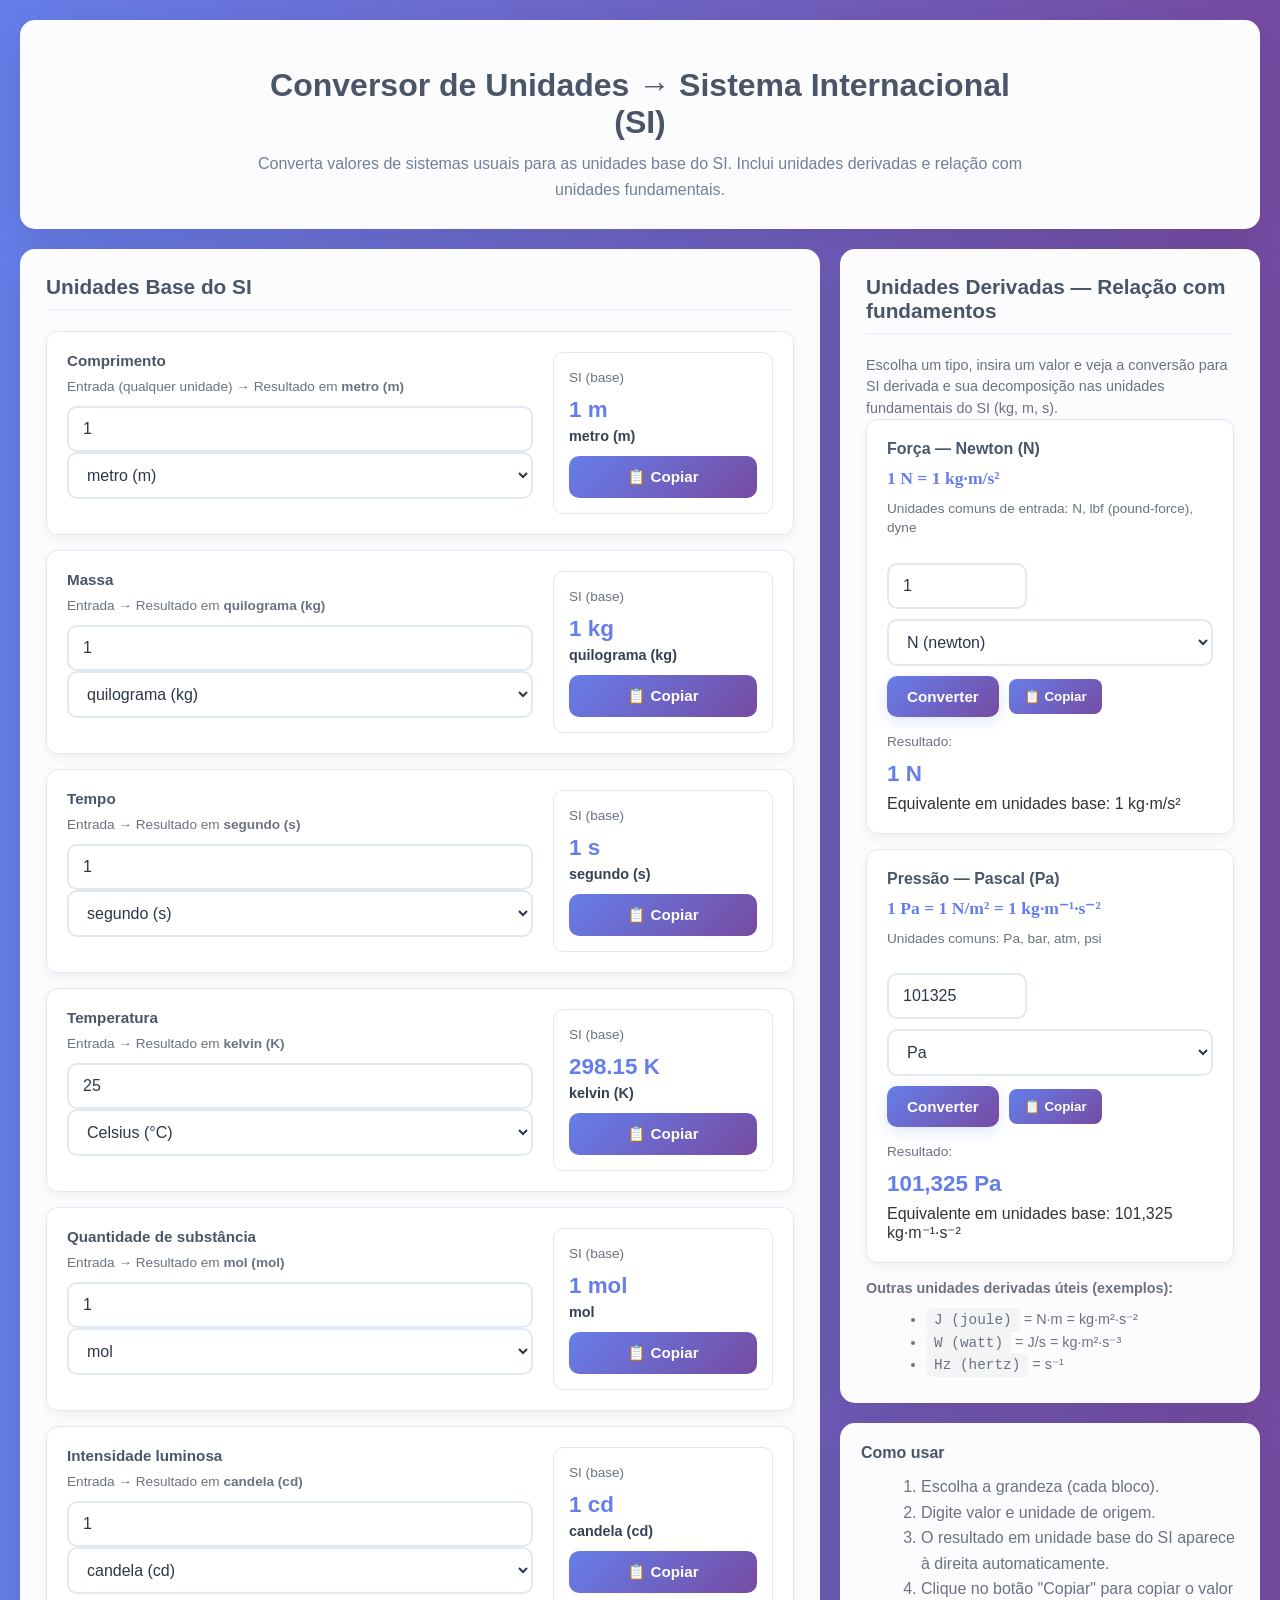
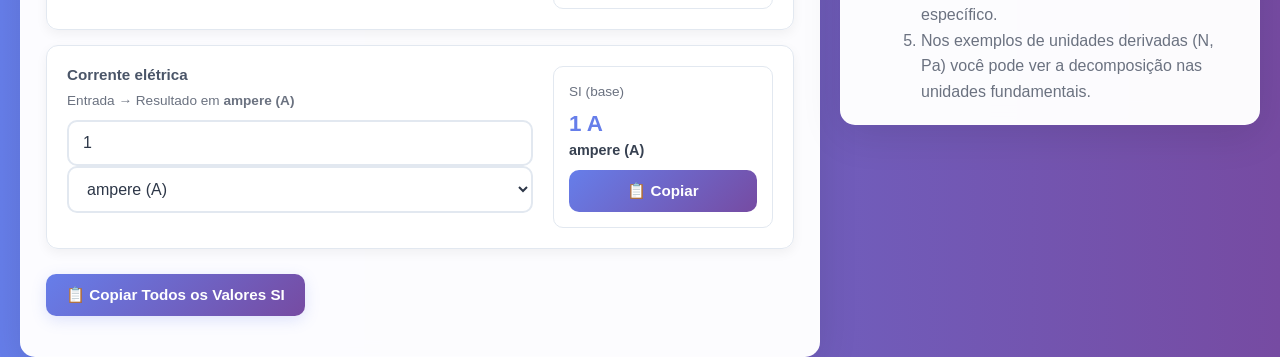
<file: simulacoes/conversor-unidades/index.html>
<!doctype html>
<html lang="pt-BR">
  <head>
    <meta charset="utf-8" />
    <meta name="viewport" content="width=device-width,initial-scale=1" />
    <title>Conversor de Unidades → Sistema Internacional (SI)</title>
    <style>
      :root {
        --bg-a: #f6f8ff;
        --accent-1: #667eea;
        --accent-2: #764ba2;
        --card: rgba(255, 255, 255, 0.98);
        --muted: #6b7280;
        --glass: rgba(255, 255, 255, 0.7);
        --radius: 15px;
      }

      * {
        box-sizing: border-box;
      }

      html,
      body {
        height: 100%;
      }

      body {
        margin: 0;
        font-family: Inter, "Segoe UI", Roboto, Arial, sans-serif;
        background: linear-gradient(90deg, #667eea 0%, #764ba2 100%);
        color: #333;
        padding: 20px;
        -webkit-font-smoothing: antialiased;
        min-height: 100vh;
      }

      .container {
        max-width: 1400px;
        margin: 0 auto;
      }

      .header {
        background: white;
        padding: 25px;
        text-align: center;
        border-radius: var(--radius);
        box-shadow: 0 10px 40px rgba(0, 0, 0, 0.1);
        margin-bottom: 20px;
        border: 1px solid rgba(255, 255, 255, 0.2);
        backdrop-filter: blur(10px);
      }

      .header h1 {
        color: #4a5568;
        font-size: 2rem;
        font-weight: 600;
        margin-bottom: 10px;
      }

      .header p {
        color: #718096;
        font-size: 1rem;
        max-width: 800px;
        margin: 0 auto;
        line-height: 1.6;
      }

      .main-grid {
        display: grid;
        grid-template-columns: 1fr 420px;
        gap: 20px;
        margin-bottom: 20px;
      }

      /* Left column - converters */
      .panel {
        background: var(--card);
        padding: 25px;
        border-radius: var(--radius);
        box-shadow: 0 10px 40px rgba(0, 0, 0, 0.1);
        border: 1px solid rgba(255, 255, 255, 0.2);
        backdrop-filter: blur(10px);
      }

      .panel h3 {
        color: #4a5568;
        margin: 0 0 20px 0;
        font-size: 1.3rem;
        font-weight: 600;
        padding-bottom: 10px;
        border-bottom: 2px solid #f0f4ff;
      }

      .converters {
        display: grid;
        gap: 15px;
      }

      .converter {
        background: white;
        padding: 20px;
        border-radius: 12px;
        border: 1px solid #e2e8f0;
        display: flex;
        gap: 20px;
        align-items: stretch;
        flex-wrap: wrap;
        transition: all 0.3s ease;
        box-shadow: 0 4px 12px rgba(0, 0, 0, 0.05);
      }

      .converter:hover {
        transform: translateY(-3px);
        box-shadow: 0 8px 20px rgba(102, 126, 234, 0.15);
        border-color: var(--accent-1);
      }

      .converter .left {
        flex: 1;
        min-width: 250px;
      }

      label {
        display: block;
        font-weight: 600;
        color: #4a5568;
        font-size: 0.95rem;
        margin-bottom: 8px;
      }

      .small {
        font-size: 0.85rem;
        color: var(--muted);
        margin-bottom: 10px;
        line-height: 1.4;
      }

      input[type="number"] {
        width: 100%;
        padding: 12px 14px;
        border-radius: 10px;
        border: 2px solid #e2e8f0;
        background: white;
        font-size: 1rem;
        color: #2d3748;
        transition: all 0.3s ease;
      }

      input[type="number"]:focus {
        outline: none;
        border-color: var(--accent-1);
        box-shadow: 0 0 0 3px rgba(102, 126, 234, 0.1);
      }

      select {
        width: 100%;
        padding: 12px 14px;
        border-radius: 10px;
        border: 2px solid #e2e8f0;
        background: white;
        font-size: 1rem;
        color: #2d3748;
        cursor: pointer;
        transition: all 0.3s ease;
      }

      select:focus {
        outline: none;
        border-color: var(--accent-1);
        box-shadow: 0 0 0 3px rgba(102, 126, 234, 0.1);
      }

      .result {
        flex: 0 0 220px;
        padding: 15px;
        background: white;
        border-radius: 10px;
        border: 1px solid #e2e8f0;
        display: flex;
        flex-direction: column;
        justify-content: space-between;
      }

      .result-content {
        flex: 1;
      }

      .si-value {
        font-weight: 700;
        font-size: 1.4rem;
        color: var(--accent-1);
        margin: 5px 0;
      }

      .si-unit {
        color: #374151;
        font-weight: 600;
        font-size: 0.9rem;
      }

      .copy-btn {
        width: 100%;
        padding: 12px;
        margin-top: 10px;
        background: linear-gradient(135deg, var(--accent-1), var(--accent-2));
        color: white;
        border: none;
        border-radius: 10px;
        font-weight: 600;
        cursor: pointer;
        transition: all 0.3s ease;
        display: flex;
        align-items: center;
        justify-content: center;
        gap: 8px;
        font-size: 0.95rem;
      }

      .copy-btn:hover {
        transform: translateY(-2px);
        box-shadow: 0 6px 20px rgba(102, 126, 234, 0.3);
      }

      .copy-btn:active {
        transform: translateY(0);
      }

      /* Right column - derived units + help */
      .side {
        display: flex;
        flex-direction: column;
        gap: 20px;
      }

      .derived {
        padding: 25px;
      }

      .derived-item {
        border-radius: 12px;
        padding: 20px;
        margin-bottom: 15px;
        background: white;
        border: 1px solid #e2e8f0;
        box-shadow: 0 4px 12px rgba(0, 0, 0, 0.05);
      }

      .formula {
        font-family: "Times New Roman", serif;
        color: var(--accent-1);
        font-weight: 700;
        font-size: 1.1rem;
        margin: 10px 0;
      }

      .hint {
        font-size: 0.9rem;
        color: var(--muted);
        line-height: 1.5;
      }

      .examples {
        margin-top: 15px;
      }

      .btn {
        display: inline-flex;
        gap: 8px;
        padding: 12px 20px;
        border-radius: 10px;
        cursor: pointer;
        align-items: center;
        border: none;
        background: linear-gradient(135deg, var(--accent-1), var(--accent-2));
        color: white;
        font-weight: 600;
        box-shadow: 0 4px 15px rgba(102, 126, 234, 0.2);
        transition: all 0.3s ease;
        font-size: 0.95rem;
      }

      .btn:hover {
        transform: translateY(-2px);
        box-shadow: 0 6px 20px rgba(102, 126, 234, 0.3);
      }

      .footer {
        margin-top: 10px;
        font-size: 0.85rem;
        color: var(--muted);
        text-align: center;
      }

      /* responsive */
      @media (max-width: 1024px) {
        .main-grid {
          grid-template-columns: 1fr;
        }

        .side {
          order: 2;
        }

        .converter {
          flex-direction: column;
        }

        .result {
          flex: 0 0 auto;
          width: 100%;
        }
      }

      @media (max-width: 768px) {
        body {
          padding: 15px;
        }

        .header h1 {
          font-size: 1.5rem;
        }

        .header p {
          font-size: 0.9rem;
        }

        .converter .left {
          min-width: 100%;
        }

        .btn {
          width: 100%;
          justify-content: center;
        }

        .panel {
          padding: 20px;
        }
      }

      code {
        background: #f3f4f6;
        padding: 4px 8px;
        border-radius: 6px;
        font-family: "Courier New", monospace;
        font-size: 0.9rem;
      }

      .derived-ctrl {
        display: flex;
        gap: 10px;
        align-items: center;
        flex-wrap: wrap;
        margin-top: 15px;
      }

      .derived-ctrl input[type="number"] {
        width: 140px;
      }

      .copy {
        background: linear-gradient(135deg, var(--accent-1), var(--accent-2));
        color: white;
        border: none;
        border-radius: 8px;
        padding: 10px 15px;
        cursor: pointer;
        font-weight: 600;
        transition: all 0.3s ease;
      }

      .copy:hover {
        transform: translateY(-2px);
        box-shadow: 0 4px 15px rgba(102, 126, 234, 0.3);
      }

      .note {
        font-size: 0.85rem;
        color: #374151;
        line-height: 1.5;
        padding: 12px 15px;
        background: #f8fafc;
        border-radius: 8px;
        border-left: 4px solid var(--accent-1);
        margin-top: 15px;
      }

      .control-group {
        margin-bottom: 15px;
      }

      .data-item {
        background: #f7fafc;
        padding: 15px;
        border-radius: 10px;
        border: 2px solid #e2e8f0;
        margin-bottom: 10px;
      }

      /* Melhorar a visualização do header */
      .header-content {
        max-width: 800px;
        margin: 0 auto;
      }

      /* Adicionar um pouco de transparência ao fundo para ver o gradiente */
      .panel,
      .header,
      .converter,
      .derived-item,
      .result {
        background: rgba(255, 255, 255, 0.98);
      }
    </style>
  </head>

  <body>
    <div class="container">
      <div class="header">
        <div class="header-content">
          <h1>Conversor de Unidades → Sistema Internacional (SI)</h1>
          <p>
            Converta valores de sistemas usuais para as unidades base do SI.
            Inclui unidades derivadas e relação com unidades fundamentais.
          </p>
        </div>
      </div>

      <div class="main-grid">
        <!-- Left column -->
        <div class="panel">
          <h3>Unidades Base do SI</h3>
          <div class="converters">
            <!-- Comprimento -->
            <div class="converter" id="conv-length">
              <div class="left">
                <label>Comprimento</label>
                <div class="small">
                  Entrada (qualquer unidade) → Resultado em
                  <strong>metro (m)</strong>
                </div>
                <input
                  type="number"
                  id="len-value"
                  step="any"
                  value="1"
                  aria-label="valor de comprimento"
                />
                <div class="control-group">
                  <select id="len-unit" aria-label="unidade de comprimento">
                    <option value="m">metro (m)</option>
                    <option value="km">quilômetro (km)</option>
                    <option value="cm">centímetro (cm)</option>
                    <option value="mm">milímetro (mm)</option>
                    <option value="um">micrômetro (µm)</option>
                    <option value="nm">nanômetro (nm)</option>
                    <option value="in">polegada (in)</option>
                    <option value="ft">pé (ft)</option>
                    <option value="yd">jarda (yd)</option>
                    <option value="mi">milha (mi)</option>
                  </select>
                </div>
              </div>
              <div class="result">
                <div class="result-content">
                  <div class="small">SI (base)</div>
                  <div class="si-value" id="len-si">1.000 m</div>
                  <div class="si-unit">metro (m)</div>
                </div>
                <button class="copy-btn" data-copy="len-si">📋 Copiar</button>
              </div>
            </div>

            <!-- Massa -->
            <div class="converter" id="conv-mass">
              <div class="left">
                <label>Massa</label>
                <div class="small">
                  Entrada → Resultado em <strong>quilograma (kg)</strong>
                </div>
                <input type="number" id="mass-value" step="any" value="1" />
                <div class="control-group">
                  <select id="mass-unit">
                    <option value="kg">quilograma (kg)</option>
                    <option value="g">grama (g)</option>
                    <option value="mg">miligrama (mg)</option>
                    <option value="t">tonelada (t)</option>
                    <option value="lb">libra (lb)</option>
                    <option value="oz">onça (oz)</option>
                  </select>
                </div>
              </div>
              <div class="result">
                <div class="result-content">
                  <div class="small">SI (base)</div>
                  <div class="si-value" id="mass-si">1.000 kg</div>
                  <div class="si-unit">quilograma (kg)</div>
                </div>
                <button class="copy-btn" data-copy="mass-si">📋 Copiar</button>
              </div>
            </div>

            <!-- Tempo -->
            <div class="converter" id="conv-time">
              <div class="left">
                <label>Tempo</label>
                <div class="small">
                  Entrada → Resultado em <strong>segundo (s)</strong>
                </div>
                <input type="number" id="time-value" step="any" value="1" />
                <div class="control-group">
                  <select id="time-unit">
                    <option value="s">segundo (s)</option>
                    <option value="min">minuto (min)</option>
                    <option value="h">hora (h)</option>
                    <option value="day">dia (d)</option>
                  </select>
                </div>
              </div>
              <div class="result">
                <div class="result-content">
                  <div class="small">SI (base)</div>
                  <div class="si-value" id="time-si">1.000 s</div>
                  <div class="si-unit">segundo (s)</div>
                </div>
                <button class="copy-btn" data-copy="time-si">📋 Copiar</button>
              </div>
            </div>

            <!-- Temperatura -->
            <div class="converter" id="conv-temp">
              <div class="left">
                <label>Temperatura</label>
                <div class="small">
                  Entrada → Resultado em <strong>kelvin (K)</strong>
                </div>
                <input type="number" id="temp-value" step="any" value="25" />
                <div class="control-group">
                  <select id="temp-unit">
                    <option value="C">Celsius (°C)</option>
                    <option value="K">Kelvin (K)</option>
                    <option value="F">Fahrenheit (°F)</option>
                  </select>
                </div>
              </div>
              <div class="result">
                <div class="result-content">
                  <div class="small">SI (base)</div>
                  <div class="si-value" id="temp-si">298.15 K</div>
                  <div class="si-unit">kelvin (K)</div>
                </div>
                <button class="copy-btn" data-copy="temp-si">📋 Copiar</button>
              </div>
            </div>

            <!-- Quantidade de substância -->
            <div class="converter" id="conv-amount">
              <div class="left">
                <label>Quantidade de substância</label>
                <div class="small">
                  Entrada → Resultado em <strong>mol (mol)</strong>
                </div>
                <input type="number" id="amt-value" step="any" value="1" />
                <div class="control-group">
                  <select id="amt-unit">
                    <option value="mol">mol</option>
                    <option value="mmol">mmol</option>
                    <option value="kmol">kmol</option>
                  </select>
                </div>
              </div>
              <div class="result">
                <div class="result-content">
                  <div class="small">SI (base)</div>
                  <div class="si-value" id="amt-si">1.000 mol</div>
                  <div class="si-unit">mol</div>
                </div>
                <button class="copy-btn" data-copy="amt-si">📋 Copiar</button>
              </div>
            </div>

            <!-- Intensidade luminosa -->
            <div class="converter" id="conv-lum">
              <div class="left">
                <label>Intensidade luminosa</label>
                <div class="small">
                  Entrada → Resultado em <strong>candela (cd)</strong>
                </div>
                <input type="number" id="lum-value" step="any" value="1" />
                <div class="control-group">
                  <select id="lum-unit">
                    <option value="cd">candela (cd)</option>
                    <option value="mcd">mili-candela (mcd)</option>
                    <option value="kcd">kilo-candela (kcd)</option>
                  </select>
                </div>
              </div>
              <div class="result">
                <div class="result-content">
                  <div class="small">SI (base)</div>
                  <div class="si-value" id="lum-si">1.000 cd</div>
                  <div class="si-unit">candela (cd)</div>
                </div>
                <button class="copy-btn" data-copy="lum-si">📋 Copiar</button>
              </div>
            </div>

            <!-- Corrente elétrica -->
            <div class="converter" id="conv-current">
              <div class="left">
                <label>Corrente elétrica</label>
                <div class="small">
                  Entrada → Resultado em <strong>ampere (A)</strong>
                </div>
                <input type="number" id="cur-value" step="any" value="1" />
                <div class="control-group">
                  <select id="cur-unit">
                    <option value="A">ampere (A)</option>
                    <option value="mA">miliampere (mA)</option>
                    <option value="uA">microampere (µA)</option>
                    <option value="kA">kiloampere (kA)</option>
                  </select>
                </div>
              </div>
              <div class="result">
                <div class="result-content">
                  <div class="small">SI (base)</div>
                  <div class="si-value" id="cur-si">1.000 A</div>
                  <div class="si-unit">ampere (A)</div>
                </div>
                <button class="copy-btn" data-copy="cur-si">📋 Copiar</button>
              </div>
            </div>
          </div>
          <!-- converters -->

          <div
            class="control-group"
            style="
              margin-top: 25px;
              display: flex;
              gap: 15px;
              align-items: center;
              flex-wrap: wrap;
            "
          >
            <button class="btn" id="btn-copy-all">
              📋 Copiar Todos os Valores SI
            </button>
            <div style="flex: 1"></div>
          </div>
        </div>

        <!-- Right column -->
        <div class="side">
          <div class="panel derived">
            <h3>Unidades Derivadas — Relação com fundamentos</h3>
            <div class="hint">
              Escolha um tipo, insira um valor e veja a conversão para SI
              derivada e sua decomposição nas unidades fundamentais do SI (kg,
              m, s).
            </div>

            <!-- Derived: Força (N) -->
            <div class="derived-item">
              <div
                style="
                  display: flex;
                  justify-content: space-between;
                  align-items: center;
                  gap: 8px;
                "
              >
                <div>
                  <div style="font-weight: 700; color: #4a5568">
                    Força — Newton (N)
                  </div>
                  <div class="formula">1 N = 1 kg·m/s²</div>
                  <div class="small">
                    Unidades comuns de entrada: N, lbf (pound-force), dyne
                  </div>
                </div>
              </div>

              <div class="derived-ctrl" style="margin-top: 15px">
                <input type="number" id="force-value" value="1" step="any" />
                <select id="force-unit">
                  <option value="N">N (newton)</option>
                  <option value="lbf">lbf (pound-force)</option>
                  <option value="dyne">dyne</option>
                </select>
                <button class="btn" id="force-convert">Converter</button>
                <button class="copy" id="force-copy">📋 Copiar</button>
              </div>

              <div style="margin-top: 15px">
                <div class="small">Resultado:</div>
                <div style="margin-top: 10px">
                  <div id="force-result" class="si-value">1.000 N</div>
                  <div style="margin-top: 8px" id="force-decomp">
                    Equivalente em unidades base: 1.000 kg·m/s²
                  </div>
                </div>
              </div>
            </div>

            <!-- Derived: Pressão (Pa) -->
            <div class="derived-item">
              <div
                style="
                  display: flex;
                  justify-content: space-between;
                  align-items: center;
                  gap: 8px;
                "
              >
                <div>
                  <div style="font-weight: 700; color: #4a5568">
                    Pressão — Pascal (Pa)
                  </div>
                  <div class="formula">1 Pa = 1 N/m² = 1 kg·m⁻¹·s⁻²</div>
                  <div class="small">Unidades comuns: Pa, bar, atm, psi</div>
                </div>
              </div>

              <div class="derived-ctrl" style="margin-top: 15px">
                <input
                  type="number"
                  id="pres-value"
                  value="101325"
                  step="any"
                />
                <select id="pres-unit">
                  <option value="Pa">Pa</option>
                  <option value="bar">bar</option>
                  <option value="atm">atm</option>
                  <option value="psi">psi</option>
                </select>
                <button class="btn" id="pres-convert">Converter</button>
                <button class="copy" id="pres-copy">📋 Copiar</button>
              </div>

              <div style="margin-top: 15px">
                <div class="small">Resultado:</div>
                <div style="margin-top: 10px">
                  <div id="pres-result" class="si-value">101325 Pa</div>
                  <div style="margin-top: 8px" id="pres-decomp">
                    Equivalente em unidades base: 101325 kg·m⁻¹·s⁻²
                  </div>
                </div>
              </div>
            </div>

            <!-- Additional notes / small cheatsheet -->
            <div style="margin-top: 15px" class="hint">
              <strong>Outras unidades derivadas úteis (exemplos):</strong>
              <ul style="margin: 10px 0 0 20px; color: var(--muted)">
                <li><code>J (joule)</code> = N·m = kg·m²·s⁻²</li>
                <li><code>W (watt)</code> = J/s = kg·m²·s⁻³</li>
                <li><code>Hz (hertz)</code> = s⁻¹</li>
              </ul>
            </div>
          </div>

          <div class="panel" style="padding: 20px">
            <h4 style="margin: 0 0 12px 0; color: #4a5568">Como usar</h4>
            <ol
              style="color: var(--muted); margin: 0 0 0 20px; line-height: 1.6"
            >
              <li>Escolha a grandeza (cada bloco).</li>
              <li>Digite valor e unidade de origem.</li>
              <li>
                O resultado em unidade base do SI aparece à direita
                automaticamente.
              </li>
              <li>Clique no botão "Copiar" para copiar o valor específico.</li>
              <li>
                Nos exemplos de unidades derivadas (N, Pa) você pode ver a
                decomposição nas unidades fundamentais.
              </li>
            </ol>
          </div>
        </div>
      </div>
    </div>

    <script>
      // --- Conversões para unidades base do SI ---
      const lengthFactors = {
        m: 1,
        km: 1e3,
        cm: 1e-2,
        mm: 1e-3,
        um: 1e-6,
        nm: 1e-9,
        in: 0.0254,
        ft: 0.3048,
        yd: 0.9144,
        mi: 1609.344,
      };

      const massFactors = {
        kg: 1,
        g: 1e-3,
        mg: 1e-6,
        t: 1e3,
        lb: 0.45359237,
        oz: 0.028349523125,
      };

      const timeFactors = {
        s: 1,
        min: 60,
        h: 3600,
        day: 86400,
      };

      const amtFactors = {
        mol: 1,
        mmol: 1e-3,
        kmol: 1e3,
      };

      const lumFactors = {
        cd: 1,
        mcd: 1e-3,
        kcd: 1e3,
      };

      const curFactors = {
        A: 1,
        mA: 1e-3,
        uA: 1e-6,
        kA: 1e3,
      };

      // Elements
      const el = (id) => document.getElementById(id);

      // Update functions
      function updateLength() {
        const v = parseFloat(el("len-value").value) || 0;
        const unit = el("len-unit").value;
        const si = v * lengthFactors[unit];
        el("len-si").textContent =
          si.toLocaleString(undefined, { maximumFractionDigits: 12 }) + " m";
      }
      function updateMass() {
        const v = parseFloat(el("mass-value").value) || 0;
        const unit = el("mass-unit").value;
        const si = v * massFactors[unit];
        el("mass-si").textContent =
          si.toLocaleString(undefined, { maximumFractionDigits: 12 }) + " kg";
      }
      function updateTime() {
        const v = parseFloat(el("time-value").value) || 0;
        const unit = el("time-unit").value;
        const si = v * timeFactors[unit];
        el("time-si").textContent =
          si.toLocaleString(undefined, { maximumFractionDigits: 12 }) + " s";
      }
      function updateTemp() {
        const v = parseFloat(el("temp-value").value);
        const unit = el("temp-unit").value;
        let K = 0;
        if (Number.isFinite(v) === false) {
          K = 0;
        } else {
          if (unit === "K") K = v;
          else if (unit === "C") K = v + 273.15;
          else if (unit === "F") K = ((v - 32) * 5) / 9 + 273.15;
        }
        el("temp-si").textContent =
          K.toLocaleString(undefined, { maximumFractionDigits: 6 }) + " K";
      }
      function updateAmount() {
        const v = parseFloat(el("amt-value").value) || 0;
        const unit = el("amt-unit").value;
        const si = v * amtFactors[unit];
        el("amt-si").textContent =
          si.toLocaleString(undefined, { maximumFractionDigits: 12 }) + " mol";
      }
      function updateLum() {
        const v = parseFloat(el("lum-value").value) || 0;
        const unit = el("lum-unit").value;
        const si = v * lumFactors[unit];
        el("lum-si").textContent =
          si.toLocaleString(undefined, { maximumFractionDigits: 12 }) + " cd";
      }
      function updateCur() {
        const v = parseFloat(el("cur-value").value) || 0;
        const unit = el("cur-unit").value;
        const si = v * curFactors[unit];
        el("cur-si").textContent =
          si.toLocaleString(undefined, { maximumFractionDigits: 12 }) + " A";
      }

      // Attach events (live)
      el("len-value").addEventListener("input", updateLength);
      el("len-unit").addEventListener("change", updateLength);
      el("mass-value").addEventListener("input", updateMass);
      el("mass-unit").addEventListener("change", updateMass);
      el("time-value").addEventListener("input", updateTime);
      el("time-unit").addEventListener("change", updateTime);
      el("temp-value").addEventListener("input", updateTemp);
      el("temp-unit").addEventListener("change", updateTemp);
      el("amt-value").addEventListener("input", updateAmount);
      el("amt-unit").addEventListener("change", updateAmount);
      el("lum-value").addEventListener("input", updateLum);
      el("lum-unit").addEventListener("change", updateLum);
      el("cur-value").addEventListener("input", updateCur);
      el("cur-unit").addEventListener("change", updateCur);

      // Copy buttons for each converter
      document.querySelectorAll(".copy-btn").forEach((button) => {
        button.addEventListener("click", function () {
          const targetId = this.getAttribute("data-copy");
          const text = el(targetId).textContent;
          const type =
            this.closest(".converter").querySelector("label").textContent;

          navigator.clipboard
            ?.writeText(`${type}: ${text}`)
            .then(() => {
              // Visual feedback
              const originalText = this.innerHTML;
              this.innerHTML = "✓ Copiado!";
              this.style.background =
                "linear-gradient(135deg, #48bb78, #38a169)";

              setTimeout(() => {
                this.innerHTML = originalText;
                this.style.background = "";
              }, 2000);
            })
            .catch(() => {
              alert(`Copie manualmente:\n\n${text}`);
            });
        });
      });

      // Copy all SI values
      el("btn-copy-all").addEventListener("click", () => {
        const text = [
          "Comprimento: " + el("len-si").textContent,
          "Massa: " + el("mass-si").textContent,
          "Tempo: " + el("time-si").textContent,
          "Temperatura: " + el("temp-si").textContent,
          "Quantidade de substância: " + el("amt-si").textContent,
          "Int. luminosa: " + el("lum-si").textContent,
          "Corrente elétrica: " + el("cur-si").textContent,
        ].join("\n");

        navigator.clipboard
          ?.writeText(text)
          .then(() => {
            // Visual feedback
            const originalText = el("btn-copy-all").innerHTML;
            el("btn-copy-all").innerHTML = "✓ Todos copiados!";
            el("btn-copy-all").style.background =
              "linear-gradient(135deg, #48bb78, #38a169)";

            setTimeout(() => {
              el("btn-copy-all").innerHTML = originalText;
              el("btn-copy-all").style.background = "";
            }, 2000);
          })
          .catch(() => {
            alert(
              "Não foi possível copiar automaticamente — selecione e copie manualmente:\n\n" +
                text,
            );
          });
      });

      // --- Derived units: Force (N) ---
      // conversion factors to newton
      const forceToN = {
        N: 1,
        lbf: 4.4482216152605,
        dyne: 1e-5,
      };

      function convertForce() {
        const v = parseFloat(el("force-value").value) || 0;
        const unit = el("force-unit").value;
        const nin = v * (forceToN[unit] || 1);
        // display
        el("force-result").textContent =
          nin.toLocaleString(undefined, { maximumFractionDigits: 12 }) + " N";
        el("force-decomp").textContent =
          "Equivalente em unidades base: " +
          nin.toLocaleString(undefined, { maximumFractionDigits: 12 }) +
          " kg·m/s²";
      }
      el("force-convert").addEventListener("click", convertForce);
      el("force-unit").addEventListener("change", convertForce);
      el("force-value").addEventListener("input", convertForce);
      el("force-copy").addEventListener("click", () => {
        const txt =
          el("force-result").textContent +
          "  (" +
          el("force-decomp").textContent +
          ")";
        navigator.clipboard
          ?.writeText(txt)
          .then(() => {
            // Visual feedback
            const originalText = el("force-copy").innerHTML;
            el("force-copy").innerHTML = "✓ Copiado!";
            el("force-copy").style.background =
              "linear-gradient(135deg, #48bb78, #38a169)";

            setTimeout(() => {
              el("force-copy").innerHTML = originalText;
              el("force-copy").style.background = "";
            }, 2000);
          })
          .catch(() => alert(txt));
      });

      // --- Derived units: Pressure (Pa) ---
      const presToPa = {
        Pa: 1,
        bar: 1e5,
        atm: 101325,
        psi: 6894.757293168,
      };
      function convertPres() {
        const v = parseFloat(el("pres-value").value) || 0;
        const unit = el("pres-unit").value;
        const pa = v * (presToPa[unit] || 1);
        el("pres-result").textContent =
          pa.toLocaleString(undefined, { maximumFractionDigits: 12 }) + " Pa";
        // decompose Pa -> N/m^2 -> kg·m^-1·s^-2
        el("pres-decomp").textContent =
          "Equivalente em unidades base: " +
          pa.toLocaleString(undefined, { maximumFractionDigits: 12 }) +
          " kg·m⁻¹·s⁻²";
      }
      el("pres-convert").addEventListener("click", convertPres);
      el("pres-value").addEventListener("input", convertPres);
      el("pres-unit").addEventListener("change", convertPres);
      el("pres-copy").addEventListener("click", () => {
        const txt =
          el("pres-result").textContent +
          "  (" +
          el("pres-decomp").textContent +
          ")";
        navigator.clipboard
          ?.writeText(txt)
          .then(() => {
            // Visual feedback
            const originalText = el("pres-copy").innerHTML;
            el("pres-copy").innerHTML = "✓ Copiado!";
            el("pres-copy").style.background =
              "linear-gradient(135deg, #48bb78, #38a169)";

            setTimeout(() => {
              el("pres-copy").innerHTML = originalText;
              el("pres-copy").style.background = "";
            }, 2000);
          })
          .catch(() => alert(txt));
      });

      // Initialize default values
      updateLength();
      updateMass();
      updateTime();
      updateTemp();
      updateAmount();
      updateLum();
      updateCur();
      convertForce();
      convertPres();

      // Accessibility / small improvements: handle Enter to convert derived quickly
      ["force-value", "pres-value"].forEach((id) => {
        el(id).addEventListener("keydown", (e) => {
          if (e.key === "Enter") {
            if (id === "force-value") convertForce();
            if (id === "pres-value") convertPres();
          }
        });
      });
    </script>
  </body>
</html>
</file>
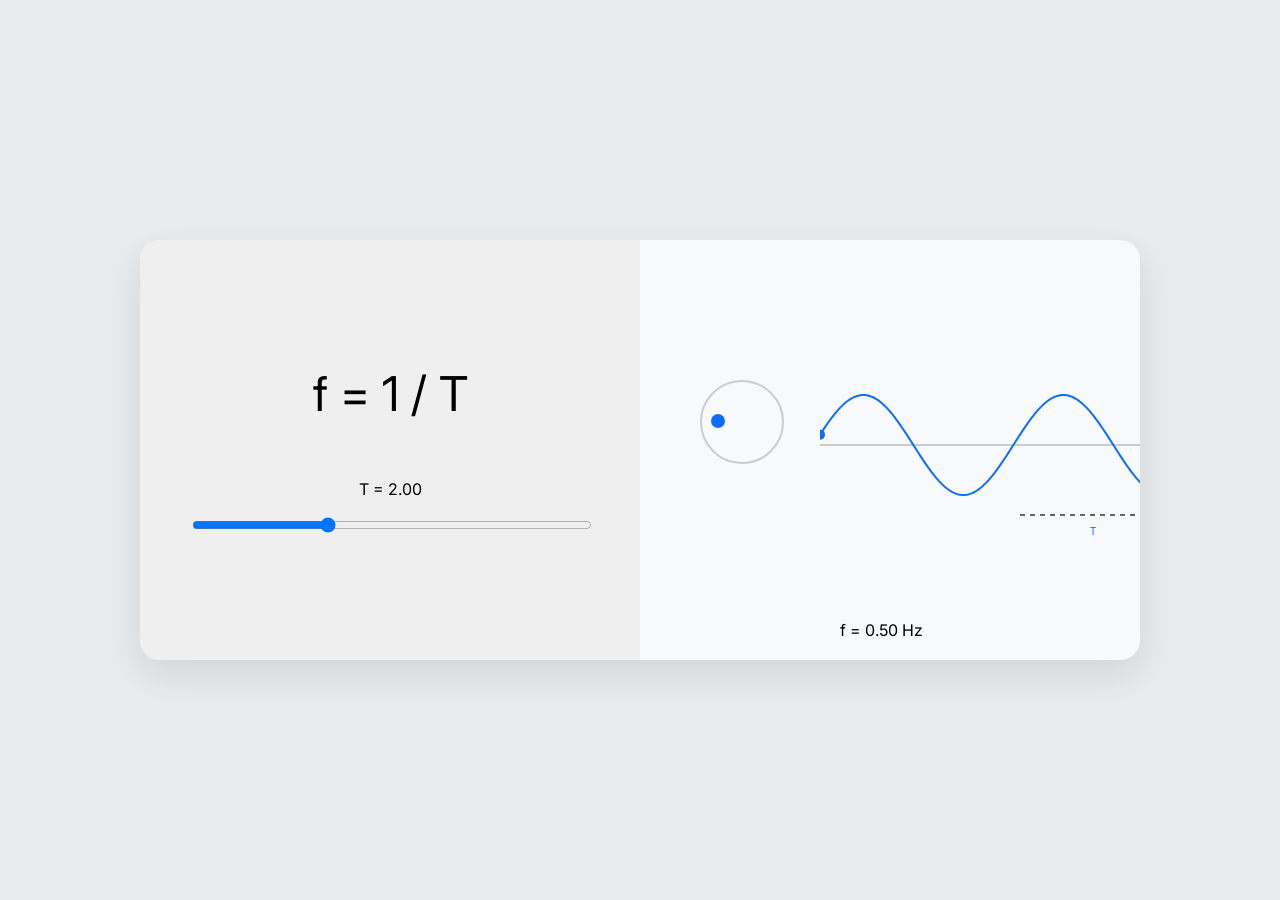
<file: simulacoes/frenquencia-onda/index.html>
<!doctype html>
<html lang="pt-BR">
  <head>
    <meta charset="UTF-8" />
    <title>Frequência Interativa</title>

    <link
      href="https://fonts.googleapis.com/css2?family=Inter:wght@300;500&display=swap"
      rel="stylesheet"
    />

    <style>
      body {
        margin: 0;
        font-family: "Inter", sans-serif;
        background: #e9ecef;
        display: flex;
        justify-content: center;
        align-items: center;
        height: 100vh;
      }

      .card {
        display: flex;
        width: 1000px;
        height: 420px;
        border-radius: 20px;
        background: #f8f9fa;
        box-shadow: 0 15px 40px rgba(0, 0, 0, 0.1);
        overflow: hidden;
      }

      .left {
        flex: 1;
        background: #efefef;
        display: flex;
        flex-direction: column;
        justify-content: center;
        align-items: center;
      }

      .formula {
        font-size: 48px;
        margin-bottom: 40px;
      }

      .slider-box {
        width: 80%;
        text-align: center;
      }

      input[type="range"] {
        width: 100%;
      }

      .right {
        flex: 1;
        position: relative;
      }

      /* círculo */
      .circle {
        position: absolute;
        left: 60px;
        top: 140px;
        width: 80px;
        height: 80px;
        border: 2px solid #ccc;
        border-radius: 50%;
      }

      /* ponto circular */
      .point {
        position: absolute;
        width: 14px;
        height: 14px;
        background: #0d6efd;
        border-radius: 50%;
      }

      canvas {
        position: absolute;
        left: 180px;
        top: 80px;
      }

      .freq {
        position: absolute;
        bottom: 20px;
        left: 200px;
      }
    </style>
  </head>

  <body>
    <div class="card">
      <div class="left">
        <div class="formula">f = 1 / T</div>

        <div class="slider-box">
          <p>T = <span id="Tvalue">2.00</span></p>
          <input
            type="range"
            id="sliderT"
            min="0.5"
            max="5"
            step="0.1"
            value="2"
          />
        </div>
      </div>

      <div class="right">
        <div class="circle"></div>
        <div class="point" id="point"></div>

        <canvas id="grafico" width="600" height="250"></canvas>

        <div class="freq">f = <span id="freqValue">0.50</span> Hz</div>
      </div>
    </div>

    <script>
      const canvas = document.getElementById("grafico");
      const ctx = canvas.getContext("2d");

      const slider = document.getElementById("sliderT");
      const Ttext = document.getElementById("Tvalue");
      const freqText = document.getElementById("freqValue");
      const point = document.getElementById("point");

      let tempo = 0;

      function draw() {
        ctx.clearRect(0, 0, canvas.width, canvas.height);

        let T = parseFloat(slider.value);
        let f = 1 / T;

        Ttext.innerText = T.toFixed(2);
        freqText.innerText = f.toFixed(2);

        const centerY = canvas.height / 2;

        // linha central (eixo)
        ctx.beginPath();
        ctx.moveTo(0, centerY);
        ctx.lineTo(canvas.width, centerY);
        ctx.strokeStyle = "#ccc";
        ctx.stroke();

        // onda
        ctx.beginPath();

        for (let x = 0; x < canvas.width; x++) {
          let t = x / 100;
          let y = Math.sin(2 * Math.PI * f * t + tempo);
          let posY = centerY + y * 50;

          ctx.lineTo(x, posY);
        }

        ctx.strokeStyle = "#0d6efd";
        ctx.lineWidth = 2;
        ctx.stroke();

        // ponto sincronizado com a onda
        let waveX = 0;
        let waveY = centerY + Math.sin(tempo) * 50;

        ctx.beginPath();
        ctx.arc(waveX, waveY, 5, 0, 2 * Math.PI);
        ctx.fillStyle = "#0d6efd";
        ctx.fill();

        // movimento circular
        let raio = 30;
        let cx = 100;
        let cy = 180;

        let px = cx + raio * Math.cos(tempo);
        let py = cy + raio * Math.sin(tempo);

        point.style.left = px + "px";
        point.style.top = py + "px";

        // linha pontilhada (período)
        ctx.setLineDash([5, 5]);
        ctx.beginPath();
        ctx.moveTo(200, centerY + 70);
        ctx.lineTo(350, centerY + 70);
        ctx.strokeStyle = "#666";
        ctx.stroke();
        ctx.setLineDash([]);

        ctx.fillText("T", 270, centerY + 90);

        tempo += 0.05;

        requestAnimationFrame(draw);
      }

      draw();
    </script>
  </body>
</html>
</file>
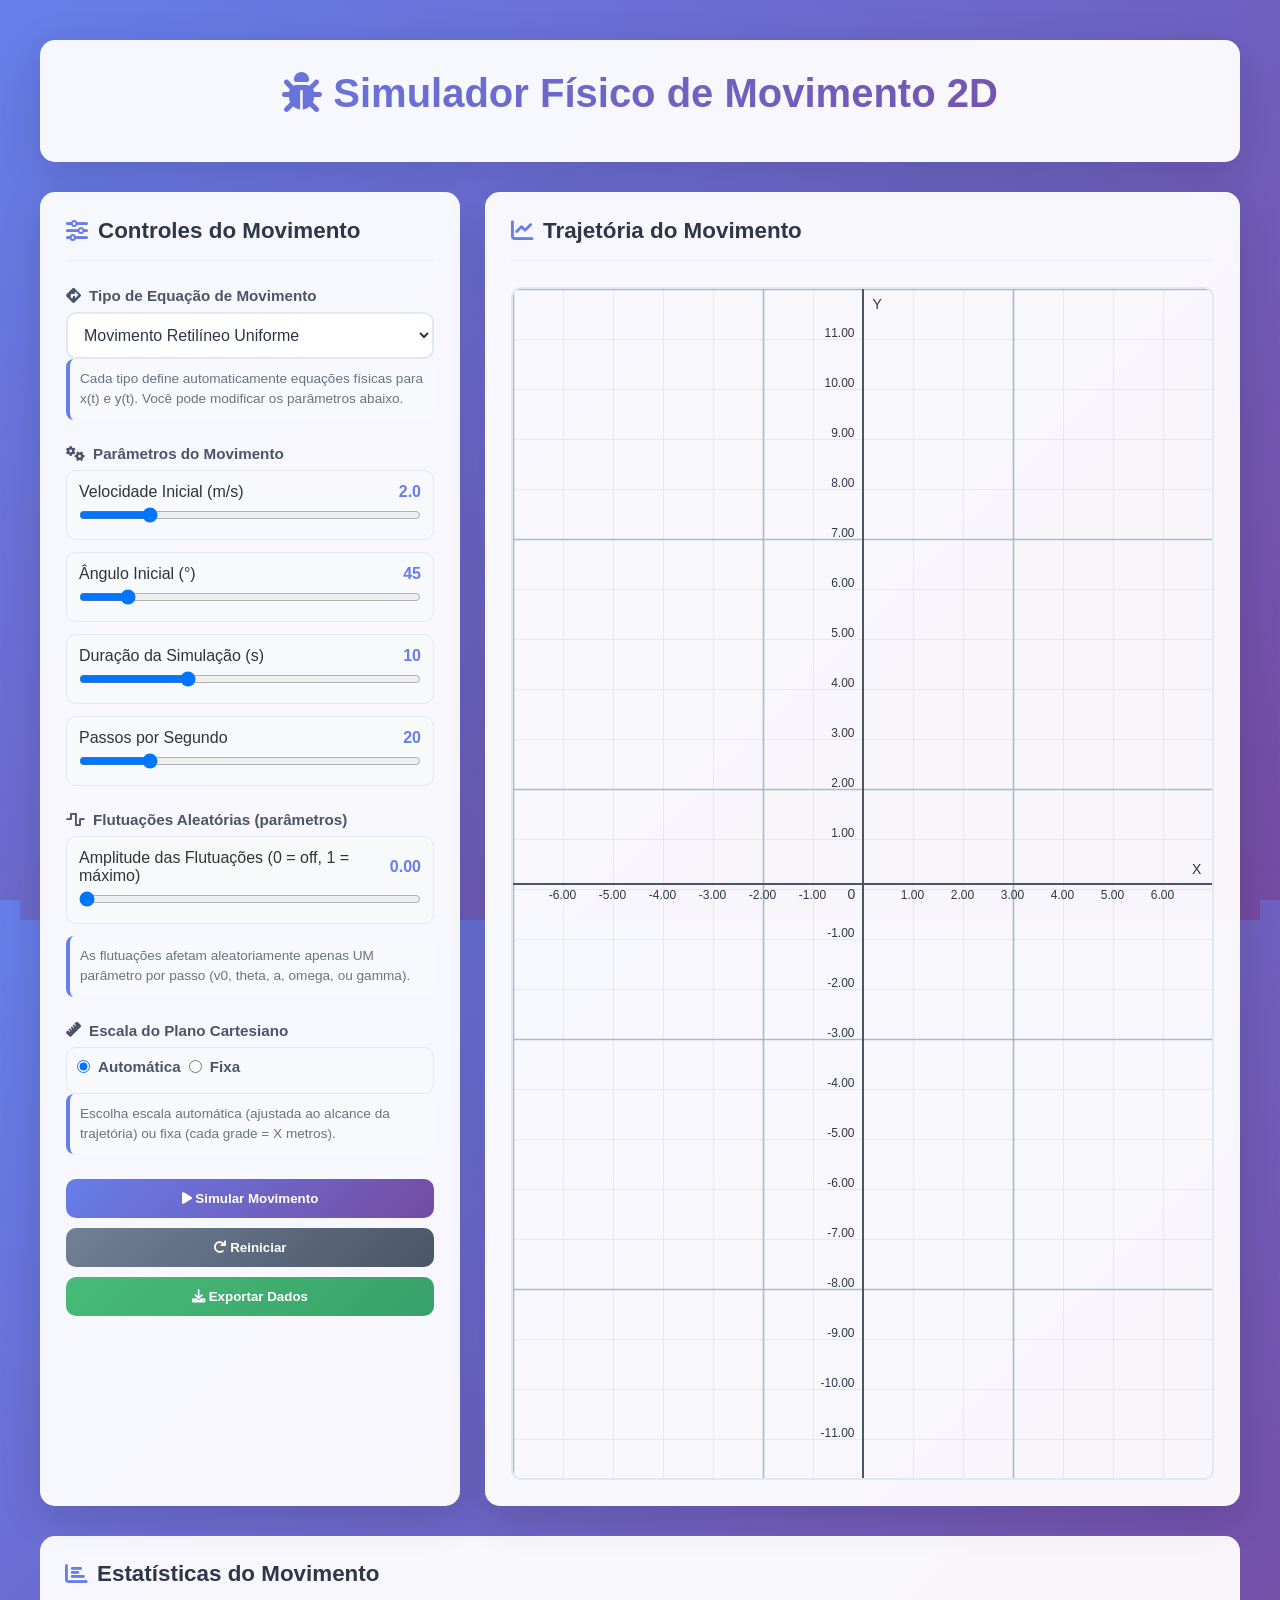
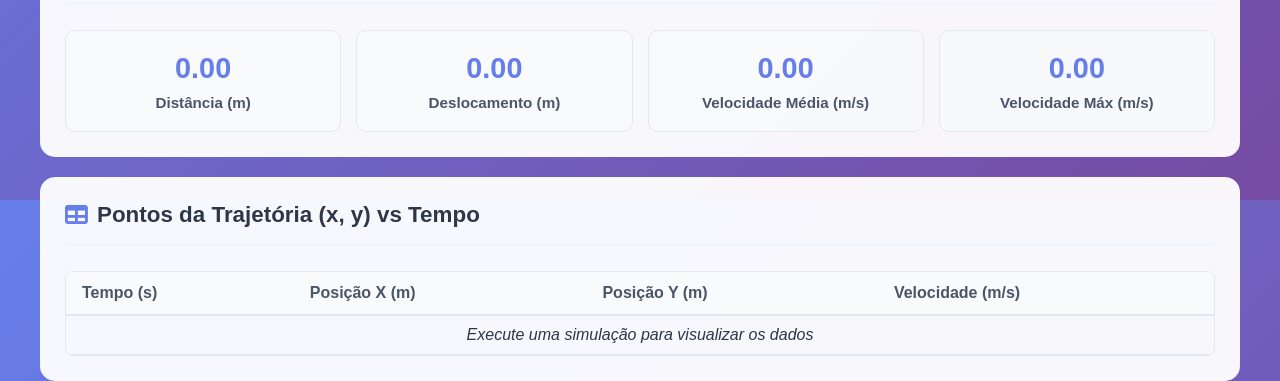
<file: simulacoes/movimento_bidimensional/index.html>
<!doctype html>
<html lang="pt-BR">
  <head>
    <meta charset="utf-8" />
    <meta name="viewport" content="width=device-width,initial-scale=1" />
    <title>Simulador Físico de Movimento 2D</title>
    <style>
      :root {
        --bg-a: #f6f8ff;
        --accent-1: #667eea;
        --accent-2: #764ba2;
        --card: rgba(255, 255, 255, 0.98);
        --muted: #6b7280;
        --radius: 15px;
      }

      * {
        box-sizing: border-box;
        margin: 0;
        padding: 0;
      }

      html,
      body {
        height: 100%;
        font-family: "Segoe UI", Roboto, Arial, sans-serif;
        background: linear-gradient(135deg, #667eea 0%, #764ba2 100%);
        color: #333;
        padding: 20px;
        min-height: 100vh;
      }

      .container {
        max-width: 1400px;
        margin: 0 auto;
      }

      .header {
        background: rgba(255, 255, 255, 0.95);
        padding: 30px;
        text-align: center;
        border-radius: var(--radius);
        box-shadow: 0 10px 40px rgba(0, 0, 0, 0.15);
        margin-bottom: 30px;
        border: 1px solid rgba(255, 255, 255, 0.3);
      }

      .header h1 {
        color: #2d3748;
        font-size: 2.5rem;
        font-weight: 700;
        margin-bottom: 15px;
        background: linear-gradient(135deg, var(--accent-1), var(--accent-2));
        -webkit-background-clip: text;
        background-clip: text;
        color: transparent;
      }

      .header p {
        color: #4a5568;
        font-size: 1.1rem;
        max-width: 800px;
        margin: 0 auto;
        line-height: 1.7;
      }

      .main-content {
        display: grid;
        grid-template-columns: 420px 1fr;
        gap: 25px;
        margin-bottom: 30px;
      }

      /* Control Panel */
      .control-panel {
        background: rgba(255, 255, 255, 0.95);
        padding: 25px;
        border-radius: var(--radius);
        box-shadow: 0 10px 40px rgba(0, 0, 0, 0.15);
        border: 1px solid rgba(255, 255, 255, 0.3);
      }

      .panel-title {
        color: #2d3748;
        font-size: 1.4rem;
        font-weight: 700;
        margin-bottom: 25px;
        padding-bottom: 15px;
        border-bottom: 3px solid #f0f4ff;
        display: flex;
        align-items: center;
        gap: 10px;
      }

      .panel-title i {
        color: var(--accent-1);
      }

      .control-group {
        margin-bottom: 25px;
      }

      .control-group label {
        display: block;
        font-weight: 600;
        color: #4a5568;
        font-size: 0.95rem;
        margin-bottom: 8px;
        display: flex;
        align-items: center;
        gap: 8px;
      }

      .hint {
        font-size: 0.85rem;
        color: var(--muted);
        margin-bottom: 12px;
        line-height: 1.5;
        padding: 10px;
        background: rgba(248, 250, 252, 0.85);
        border-radius: 8px;
        border-left: 4px solid var(--accent-1);
      }

      input[type="number"],
      input[type="text"],
      select {
        width: 100%;
        padding: 12px;
        border-radius: 10px;
        border: 2px solid #e2e8f0;
        background: white;
        font-size: 1rem;
        color: #2d3748;
        transition: all 0.3s ease;
      }

      input[type="range"] {
        width: 100%;
      }

      .slider-container {
        background: rgba(248, 250, 252, 0.85);
        padding: 12px;
        border-radius: 10px;
        border: 1px solid #e2e8f0;
        margin-bottom: 12px;
      }

      .slider-header {
        display: flex;
        justify-content: space-between;
        align-items: center;
        margin-bottom: 6px;
      }

      .slider-value {
        font-weight: 700;
        color: var(--accent-1);
      }

      .equation-editor {
        background: rgba(248, 250, 252, 0.85);
        padding: 10px;
        border-radius: 10px;
        border: 1px solid #e2e8f0;
      }

      .equation-row {
        display: flex;
        align-items: center;
        gap: 10px;
        margin-bottom: 8px;
      }

      .equation-label {
        font-weight: 700;
        color: var(--accent-1);
        min-width: 30px;
      }

      /* Visualization Panel */
      .visualization-panel {
        background: rgba(255, 255, 255, 0.95);
        padding: 25px;
        border-radius: var(--radius);
        box-shadow: 0 10px 40px rgba(0, 0, 0, 0.15);
        border: 1px solid rgba(255, 255, 255, 0.3);
        display: flex;
        flex-direction: column;
      }

      .canvas-container {
        flex: 1;
        background: transparent;
        border-radius: 10px;
        border: 2px solid #e2e8f0;
        overflow: hidden;
        position: relative;
        min-height: 520px;
      }

      canvas {
        width: 100%;
        height: 100%;
        display: block;
      }

      /* Tooltip */
      .canvas-tooltip {
        position: absolute;
        pointer-events: none;
        padding: 6px 8px;
        background: rgba(45, 55, 72, 0.95);
        color: white;
        border-radius: 6px;
        font-size: 12px;
        transform: translate(-50%, -120%);
        white-space: nowrap;
        z-index: 100;
        display: none;
      }

      /* Action Buttons */
      .action-buttons {
        display: grid;
        grid-template-columns: 1fr;
        gap: 10px;
        margin-top: 10px;
      }

      .btn {
        padding: 12px;
        border-radius: 10px;
        border: none;
        font-weight: 700;
        cursor: pointer;
      }

      .btn-primary {
        background: linear-gradient(135deg, var(--accent-1), var(--accent-2));
        color: white;
      }

      .btn-secondary {
        background: linear-gradient(135deg, #718096, #4a5568);
        color: white;
      }

      .btn-success {
        background: linear-gradient(135deg, #48bb78, #38a169);
        color: white;
      }

      /* Stats Panel - CORRIGIDO */
      .stats-panel {
        background: rgba(255, 255, 255, 0.95);
        padding: 25px;
        border-radius: var(--radius);
        margin-top: 20px;
      }

      .stats-container {
        display: grid;
        grid-template-columns: repeat(4, 1fr);
        gap: 15px;
        margin-top: 15px;
      }

      .stat-item {
        background: rgba(248, 250, 252, 0.95);
        padding: 20px;
        border-radius: 10px;
        text-align: center;
        border: 1px solid #e2e8f0;
        transition:
          transform 0.2s ease,
          box-shadow 0.2s ease;
      }

      .stat-item:hover {
        transform: translateY(-2px);
        box-shadow: 0 5px 15px rgba(0, 0, 0, 0.1);
      }

      .stat-value {
        font-size: 1.8rem;
        font-weight: 700;
        color: var(--accent-1);
        margin-bottom: 8px;
        min-height: 2.2rem;
        display: flex;
        align-items: center;
        justify-content: center;
      }

      .stat-label {
        font-weight: 600;
        color: #4a5568;
        font-size: 0.95rem;
      }

      /* Data Panel */
      .data-panel {
        background: rgba(255, 255, 255, 0.95);
        padding: 25px;
        border-radius: var(--radius);
        margin-top: 20px;
      }

      .data-table-container {
        max-height: 260px;
        overflow: auto;
        margin-top: 15px;
        border-radius: 8px;
        border: 1px solid #e2e8f0;
      }

      .data-table {
        width: 100%;
        border-collapse: collapse;
      }

      .data-table thead {
        position: sticky;
        top: 0;
        z-index: 10;
      }

      .data-table th {
        background: rgba(248, 250, 252, 0.95);
        padding: 12px 16px;
        text-align: left;
        font-weight: 600;
        color: #4a5568;
        border-bottom: 2px solid #e2e8f0;
      }

      .data-table td {
        padding: 10px 16px;
        border-bottom: 1px solid #e2e8f0;
        color: #2d3748;
      }

      .data-table tbody tr:hover {
        background-color: rgba(248, 250, 252, 0.7);
      }

      /* Responsive */
      @media (max-width: 1024px) {
        .main-content {
          grid-template-columns: 1fr;
        }

        .stats-container {
          grid-template-columns: repeat(2, 1fr);
        }
      }

      @media (max-width: 768px) {
        .stats-container {
          grid-template-columns: 1fr;
        }
      }

      /* Bug marker */
      .bug-marker {
        position: absolute;
        width: 24px;
        height: 24px;
        color: #e53e3e;
        font-size: 24px;
        z-index: 50;
        pointer-events: none;
        display: none;
        text-align: center;
        line-height: 24px;
        filter: drop-shadow(0 0 3px rgba(229, 62, 62, 0.7));
        transition: transform 0.3s ease;
        transform: translate(-50%, -50%);
      }

      .bug-marker.moving {
        animation: wiggle 0.5s infinite alternate;
      }

      @keyframes wiggle {
        0% {
          transform: translate(-50%, -50%) rotate(-5deg) scale(1.1);
        }

        100% {
          transform: translate(-50%, -50%) rotate(5deg) scale(1.1);
        }
      }

      .empty-data {
        text-align: center;
        color: #a0aec0;
        padding: 20px;
        font-style: italic;
      }
    </style>
    <link
      rel="stylesheet"
      href="https://cdnjs.cloudflare.com/ajax/libs/font-awesome/6.0.0/css/all.min.css"
    />
  </head>

  <body>
    <div class="container">
      <div class="header">
        <h1><i class="fas fa-bug"></i> Simulador Físico de Movimento 2D</h1>
      </div>

      <div class="main-content">
        <!-- Control Panel -->
        <div class="control-panel">
          <div class="panel-title">
            <i class="fas fa-sliders-h"></i> Controles do Movimento
          </div>

          <div class="control-group">
            <label
              ><i class="fas fa-directions"></i> Tipo de Equação de
              Movimento</label
            >
            <select id="motionType">
              <option value="linearUniform">
                Movimento Retilíneo Uniforme
              </option>
              <option value="uniformAcceleration">
                Movimento com Aceleração Uniforme
              </option>
              <option value="harmonicOscillation">Oscilador Harmônico</option>
              <option value="circularUniform">
                Movimento Circular Uniforme
              </option>
              <option value="dampedOscillation">
                Oscilação Amortecida (baixo amortecimento)
              </option>
              <option value="custom">Equações Personalizadas</option>
            </select>
            <div class="hint">
              Cada tipo define automaticamente equações físicas para x(t) e
              y(t). Você pode modificar os parâmetros abaixo.
            </div>
          </div>

          <div class="control-group">
            <label><i class="fas fa-cogs"></i> Parâmetros do Movimento</label>

            <div class="slider-container">
              <div class="slider-header">
                <span>Velocidade Inicial (m/s)</span
                ><span class="slider-value" id="velocityValue">2.0</span>
              </div>
              <input
                type="range"
                id="initialVelocity"
                min="0.1"
                max="10"
                value="2"
                step="0.1"
              />
            </div>

            <div class="slider-container">
              <div class="slider-header">
                <span>Ângulo Inicial (°)</span
                ><span class="slider-value" id="angleValue">45</span>
              </div>
              <input
                type="range"
                id="initialAngle"
                min="0"
                max="360"
                value="45"
                step="1"
              />
            </div>

            <div class="slider-container">
              <div class="slider-header">
                <span>Duração da Simulação (s)</span
                ><span class="slider-value" id="durationValue">10</span>
              </div>
              <input
                type="range"
                id="simulationDuration"
                min="1"
                max="30"
                value="10"
                step="1"
              />
            </div>

            <div class="slider-container">
              <div class="slider-header">
                <span>Passos por Segundo</span
                ><span class="slider-value" id="stepsValue">20</span>
              </div>
              <input
                type="range"
                id="timeSteps"
                min="1"
                max="100"
                value="20"
                step="1"
              />
            </div>

            <div class="slider-container" id="accelerationContainer">
              <div class="slider-header">
                <span>Aceleração (m/s²)</span
                ><span class="slider-value" id="accelerationValue">0.5</span>
              </div>
              <input
                type="range"
                id="acceleration"
                min="0"
                max="5"
                value="0.5"
                step="0.1"
              />
            </div>

            <div class="slider-container" id="frequencyContainer">
              <div class="slider-header">
                <span>Frequência Angular (rad/s)</span
                ><span class="slider-value" id="frequencyValue">1.0</span>
              </div>
              <input
                type="range"
                id="frequency"
                min="0.1"
                max="5"
                value="1"
                step="0.1"
              />
            </div>

            <div
              class="slider-container"
              id="dampingContainer"
              style="display: none"
            >
              <div class="slider-header">
                <span>Coeficiente de Amortecimento γ (baixo)</span
                ><span class="slider-value" id="dampingValue">0.10</span>
              </div>
              <input
                type="range"
                id="damping"
                min="0"
                max="1"
                value="0.1"
                step="0.01"
              />
            </div>
          </div>

          <div class="control-group">
            <label
              ><i class="fas fa-wave-square"></i> Flutuações Aleatórias
              (parâmetros)</label
            >
            <div class="slider-container">
              <div class="slider-header">
                <span>Amplitude das Flutuações (0 = off, 1 = máximo)</span
                ><span class="slider-value" id="noiseValue">0.00</span>
              </div>
              <input
                type="range"
                id="noiseAmplitude"
                min="0"
                max="1"
                value="0.00"
                step="0.1"
              />
            </div>
            <div class="hint">
              As flutuações afetam aleatoriamente apenas UM parâmetro por passo
              (v0, theta, a, omega, ou gamma).
            </div>
          </div>

          <div class="control-group">
            <label
              ><i class="fas fa-ruler"></i> Escala do Plano Cartesiano</label
            >
            <div class="equation-editor">
              <div
                style="
                  display: flex;
                  gap: 8px;
                  align-items: center;
                  margin-bottom: 8px;
                "
              >
                <label style="margin-bottom: 0"
                  ><input type="radio" name="scaleMode" value="auto" checked />
                  Automática</label
                >
                <label style="margin-bottom: 0"
                  ><input type="radio" name="scaleMode" value="fixed" />
                  Fixa</label
                >
              </div>
              <div id="fixedScaleControls" style="display: none">
                <div style="display: flex; gap: 8px; align-items: center">
                  <div style="flex: 1">
                    <div class="slider-header">
                      <span>Métros por grade</span
                      ><span class="slider-value" id="metersPerGridValue"
                        >1.0</span
                      >
                    </div>
                    <input
                      type="range"
                      id="metersPerGrid"
                      min="0.1"
                      max="5"
                      step="0.1"
                      value="1.0"
                    />
                  </div>
                </div>
              </div>
            </div>
            <div class="hint">
              Escolha escala automática (ajustada ao alcance da trajetória) ou
              fixa (cada grade = X metros).
            </div>
          </div>

          <!-- Equation Editor (for custom equations) -->
          <div
            class="control-group"
            id="customEquationsGroup"
            style="display: none"
          >
            <label><i class="fas fa-code"></i> Equações Personalizadas</label>
            <div class="equation-editor">
              <div class="equation-row">
                <div class="equation-label">x(t) =</div>
                <input
                  type="text"
                  id="equationX"
                  value="v0 * Math.cos(theta) * t"
                  placeholder="Ex: v0 * Math.cos(theta) * t + noise"
                />
              </div>
              <div class="equation-row">
                <div class="equation-label">y(t) =</div>
                <input
                  type="text"
                  id="equationY"
                  value="v0 * Math.sin(theta) * t"
                  placeholder="Ex: v0 * Math.sin(theta) * t + noise"
                />
              </div>
            </div>
            <div class="hint">
              Use: v0, theta (rad), a, omega, gamma, t, noise. Apenas operadores
              matemáticos e Math.* são permitidos.
            </div>
          </div>

          <!-- Action Buttons -->
          <div class="action-buttons">
            <button class="btn btn-primary" id="simulateBtn">
              <i class="fas fa-play"></i> Simular Movimento
            </button>
            <button class="btn btn-secondary" id="resetBtn">
              <i class="fas fa-redo"></i> Reiniciar
            </button>
            <button class="btn btn-success" id="exportBtn">
              <i class="fas fa-download"></i> Exportar Dados
            </button>
          </div>
        </div>

        <!-- Visualization Panel -->
        <div class="visualization-panel">
          <div class="panel-title">
            <i class="fas fa-chart-line"></i> Trajetória do Movimento
          </div>
          <div class="canvas-container" id="canvasContainer">
            <canvas id="motionCanvas"></canvas>
            <div id="bugMarker" class="bug-marker">
              <i class="fas fa-bug"></i>
            </div>
            <div id="canvasTooltip" class="canvas-tooltip"></div>
          </div>
        </div>
      </div>

      <!-- Statistics Panel - CORRIGIDO -->
      <div class="stats-panel">
        <div class="panel-title">
          <i class="fas fa-chart-bar"></i> Estatísticas do Movimento
        </div>
        <div class="stats-container">
          <div class="stat-item">
            <div class="stat-value" id="statDistance">0.00</div>
            <div class="stat-label">Distância (m)</div>
          </div>
          <div class="stat-item">
            <div class="stat-value" id="statDisplacement">0.00</div>
            <div class="stat-label">Deslocamento (m)</div>
          </div>
          <div class="stat-item">
            <div class="stat-value" id="statAvgSpeed">0.00</div>
            <div class="stat-label">Velocidade Média (m/s)</div>
          </div>
          <div class="stat-item">
            <div class="stat-value" id="statMaxSpeed">0.00</div>
            <div class="stat-label">Velocidade Máx (m/s)</div>
          </div>
        </div>
      </div>

      <!-- Data Points Table - CORRIGIDO -->
      <div class="data-panel">
        <div class="panel-title">
          <i class="fas fa-table"></i> Pontos da Trajetória (x, y) vs Tempo
        </div>
        <div class="data-table-container">
          <table class="data-table">
            <thead>
              <tr>
                <th>Tempo (s)</th>
                <th>Posição X (m)</th>
                <th>Posição Y (m)</th>
                <th>Velocidade (m/s)</th>
              </tr>
            </thead>
            <tbody id="dataTableBody">
              <tr>
                <td colspan="4" class="empty-data">
                  Execute uma simulação para visualizar os dados
                </td>
              </tr>
            </tbody>
          </table>
        </div>
      </div>
    </div>

    <script>
      // Canvas and context
      let canvas, ctx, canvasContainer;
      let trajectoryData = [];
      let isAnimating = false;
      let animationId = null;
      let bugMarker;
      let tooltip;

      // Keep last computed scale (pixels per meter) for axis labeling
      let lastScale = null;

      // Physical parameters
      let params = {
        v0: 2.0,
        theta: 45,
        a: 0.5,
        omega: 1.0,
        gamma: 0.1, // damping
        noiseAmp: 0.0,
        duration: 10,
        steps: 20,
      };

      // === Initialization ===
      function init() {
        canvas = document.getElementById("motionCanvas");
        ctx = canvas.getContext("2d");
        canvasContainer = document.getElementById("canvasContainer");
        bugMarker = document.getElementById("bugMarker");
        tooltip = document.getElementById("canvasTooltip");

        updateCanvasSize();
        window.addEventListener("resize", updateCanvasSize);

        initControls();
        initListeners();

        drawGrid();
      }

      function updateCanvasSize() {
        const container = canvas.parentElement;
        const ratio = window.devicePixelRatio || 1;
        const cssWidth = container.clientWidth;
        const cssHeight = container.clientHeight;
        canvas.style.width = cssWidth + "px";
        canvas.style.height = cssHeight + "px";
        canvas.width = Math.max(1, Math.floor(cssWidth * ratio));
        canvas.height = Math.max(1, Math.floor(cssHeight * ratio));
        ctx.setTransform(ratio, 0, 0, ratio, 0, 0);
        drawGrid();
        if (trajectoryData.length) drawTrajectory(1);
      }

      function initControls() {
        // sliders
        const vel = document.getElementById("initialVelocity");
        const velVal = document.getElementById("velocityValue");
        vel.addEventListener("input", () => {
          params.v0 = parseFloat(vel.value);
          velVal.textContent = params.v0.toFixed(1);
          updateEquations();
        });

        const ang = document.getElementById("initialAngle");
        const angVal = document.getElementById("angleValue");
        ang.addEventListener("input", () => {
          params.theta = parseFloat(ang.value);
          angVal.textContent = params.theta;
          updateEquations();
        });

        const dur = document.getElementById("simulationDuration");
        const durVal = document.getElementById("durationValue");
        dur.addEventListener("input", () => {
          params.duration = parseInt(dur.value);
          durVal.textContent = params.duration;
        });

        const steps = document.getElementById("timeSteps");
        const stepsVal = document.getElementById("stepsValue");
        steps.addEventListener("input", () => {
          params.steps = parseInt(steps.value);
          stepsVal.textContent = params.steps;
        });

        const acc = document.getElementById("acceleration");
        const accVal = document.getElementById("accelerationValue");
        acc.addEventListener("input", () => {
          params.a = parseFloat(acc.value);
          accVal.textContent = params.a.toFixed(1);
          updateEquations();
        });

        const freq = document.getElementById("frequency");
        const freqVal = document.getElementById("frequencyValue");
        freq.addEventListener("input", () => {
          params.omega = parseFloat(freq.value);
          freqVal.textContent = params.omega.toFixed(1);
          updateEquations();
        });

        const damp = document.getElementById("damping");
        const dampVal = document.getElementById("dampingValue");
        damp.addEventListener("input", () => {
          params.gamma = parseFloat(damp.value);
          dampVal.textContent = params.gamma.toFixed(2);
          updateEquations();
        });

        const noise = document.getElementById("noiseAmplitude");
        const noiseVal = document.getElementById("noiseValue");
        noise.addEventListener("input", () => {
          params.noiseAmp = parseFloat(noise.value);
          noiseVal.textContent = params.noiseAmp.toFixed(2);
        });

        // scale mode
        document.getElementsByName("scaleMode").forEach((r) =>
          r.addEventListener("change", () => {
            document.getElementById("fixedScaleControls").style.display =
              document.querySelector("input[name=scaleMode]:checked").value ===
              "fixed"
                ? "block"
                : "none";
            drawGrid();
          }),
        );

        const metersPerGrid = document.getElementById("metersPerGrid");
        const metersPerGridValue =
          document.getElementById("metersPerGridValue");
        metersPerGrid.addEventListener("input", () => {
          metersPerGridValue.textContent = parseFloat(
            metersPerGrid.value,
          ).toFixed(2);
          drawGrid();
        });

        updateEquations();
        updateParameterVisibility();
      }

      function initListeners() {
        document.getElementById("motionType").addEventListener("change", () => {
          updateEquations();
          updateParameterVisibility();
        });
        document
          .getElementById("simulateBtn")
          .addEventListener("click", startSimulation);
        document
          .getElementById("resetBtn")
          .addEventListener("click", resetSimulation);
        document
          .getElementById("exportBtn")
          .addEventListener("click", exportData);

        // tooltip
        canvas.addEventListener("mousemove", onCanvasMouseMove);
        canvas.addEventListener("mouseleave", () => {
          tooltip.style.display = "none";
        });
      }

      function updateParameterVisibility() {
        const mt = document.getElementById("motionType").value;
        document.getElementById("accelerationContainer").style.display =
          mt === "uniformAcceleration" ? "block" : "none";
        document.getElementById("frequencyContainer").style.display =
          mt === "harmonicOscillation" ||
          mt === "circularUniform" ||
          mt === "dampedOscillation"
            ? "block"
            : "none";
        document.getElementById("dampingContainer").style.display =
          mt === "dampedOscillation" ? "block" : "none";
        document.getElementById("customEquationsGroup").style.display =
          mt === "custom" ? "block" : "none";
      }

      // Provide safe validation for custom equations
      function isEquationSafe(eq) {
        if (!eq || typeof eq !== "string") return false;

        // Lista de termos proibidos
        const forbidden = [
          "window",
          "document",
          "eval",
          "Function",
          "constructor",
          "fetch",
          "XMLHttpRequest",
          "alert",
          "prompt",
          "confirm",
          "setTimeout",
          "setInterval",
          "localStorage",
          "sessionStorage",
          "import",
          "export",
          "require",
          "process",
          "global",
          "this",
        ];

        const lower = eq.toLowerCase();
        for (const f of forbidden) {
          if (lower.includes(f.toLowerCase())) {
            console.warn("Termo proibido encontrado:", f);
            return false;
          }
        }

        // Permitir operadores matemáticos e funções Math
        const allowed = /^[0-9+\-*/().,\sA-Za-z_%!<>=&|^~?:]+$/;
        const cleaned = eq.replace(/math\.[a-z]+/gi, "").replace(/\s+/g, "");

        if (!allowed.test(cleaned)) {
          console.warn("Caracteres não permitidos na equação:", eq);
          return false;
        }

        return true;
      }

      function updateEquations() {
        const motionType = document.getElementById("motionType").value;
        let eqXText = "",
          eqYText = "";
        switch (motionType) {
          case "linearUniform":
            eqXText = `v0 * Math.cos(theta) * t`;
            eqYText = `v0 * Math.sin(theta) * t`;
            break;
          case "uniformAcceleration":
            eqXText = `v0 * Math.cos(theta) * t + 0.5 * a * Math.cos(theta) * t * t`;
            eqYText = `v0 * Math.sin(theta) * t + 0.5 * a * Math.sin(theta) * t * t`;
            break;
          case "harmonicOscillation":
            eqXText = `Math.cos(omega * t)`;
            eqYText = `Math.sin(omega * t)`;
            break;
          case "circularUniform":
            eqXText = `v0 * Math.cos(omega * t)`;
            eqYText = `v0 * Math.sin(omega * t)`;
            break;
          case "dampedOscillation":
            // low damping: amplitude ~ v0, exponential decay
            eqXText = `v0 * Math.exp(-gamma * t) * Math.cos(omega * t)`;
            eqYText = `v0 * Math.exp(-gamma * t) * Math.sin(omega * t)`;
            break;
          case "custom":
            // don't override
            return;
        }
        document.getElementById("equationX").value = eqXText;
        document.getElementById("equationY").value = eqYText;
      }

      // Create evaluator function for equations
      function makeEvaluator(eq) {
        if (!isEquationSafe(eq)) {
          console.warn("Equação considerada insegura:", eq);
          return () => 0;
        }

        try {
          // Cria uma função segura usando Function constructor
          const func = new Function(
            "t",
            "v0",
            "theta",
            "a",
            "omega",
            "gamma",
            "noise",
            "Math",
            `'use strict';
                    try {
                        return (${eq});
                    } catch(e) {
                        console.error("Erro na expressão:", e);
                        return 0;
                    }`,
          );
          return func;
        } catch (e) {
          console.error("Falha ao compilar equação:", eq, e);
          return () => 0;
        }
      }

      // Fluctuations: perturb only ONE random parameter each timestep
      function getPerturbedParams(noiseAmp) {
        if (noiseAmp === 0) {
          return {
            v0: params.v0,
            theta: params.theta,
            a: params.a,
            omega: params.omega,
            gamma: params.gamma,
          };
        }

        // Choose ONE random parameter to perturb
        const paramsList = ["v0", "theta", "a", "omega", "gamma"];
        const randomIndex = Math.floor(Math.random() * paramsList.length);
        const paramToPerturb = paramsList[randomIndex];

        // Perturb function
        const perturb = (value) => {
          const r = Math.random();
          return value * (1 + noiseAmp * (2 * r - 1));
        };

        // Return all params with only one perturbed
        return {
          v0: paramToPerturb === "v0" ? perturb(params.v0) : params.v0,
          theta:
            paramToPerturb === "theta" ? perturb(params.theta) : params.theta,
          a: paramToPerturb === "a" ? perturb(params.a) : params.a,
          omega:
            paramToPerturb === "omega" ? perturb(params.omega) : params.omega,
          gamma:
            paramToPerturb === "gamma" ? perturb(params.gamma) : params.gamma,
        };
      }

      function calculateTrajectory() {
        trajectoryData = [];
        const totalSteps = params.duration * params.steps;
        const dt = 1 / params.steps;

        const eqXRaw = document.getElementById("equationX").value;
        const eqYRaw = document.getElementById("equationY").value;
        const evalX = makeEvaluator(eqXRaw);
        const evalY = makeEvaluator(eqYRaw);

        let prevX = 0,
          prevY = 0;
        let totalDistance = 0;
        let maxSpeed = 0;

        for (let i = 0; i <= totalSteps; i++) {
          const t = i * dt;

          // Get perturbed parameters (only one random parameter affected)
          const perturbed = getPerturbedParams(params.noiseAmp);

          // Convert angle to radians
          const thetapRad = (perturbed.theta * Math.PI) / 180;

          // Small random noise term available to equations
          const noiseTerm = Math.random() * params.noiseAmp;

          // Evaluate equations
          let x = 0,
            y = 0;
          try {
            x =
              Number(
                evalX(
                  t,
                  perturbed.v0,
                  thetapRad,
                  perturbed.a,
                  perturbed.omega,
                  perturbed.gamma,
                  noiseTerm,
                  Math,
                ),
              ) || 0;
          } catch (e) {
            console.error("Erro em x(t):", e);
            x = 0;
          }

          try {
            y =
              Number(
                evalY(
                  t,
                  perturbed.v0,
                  thetapRad,
                  perturbed.a,
                  perturbed.omega,
                  perturbed.gamma,
                  noiseTerm,
                  Math,
                ),
              ) || 0;
          } catch (e) {
            console.error("Erro em y(t):", e);
            y = 0;
          }

          // Calculate instantaneous speed
          let speed = 0;
          if (i > 0) {
            const dx = x - prevX;
            const dy = y - prevY;
            speed = Math.sqrt(dx * dx + dy * dy) / dt;
            totalDistance += Math.sqrt(dx * dx + dy * dy);
            maxSpeed = Math.max(maxSpeed, speed);
          }

          trajectoryData.push({
            t: parseFloat(t.toFixed(4)),
            x: parseFloat(x.toFixed(6)),
            y: parseFloat(y.toFixed(6)),
            speed: parseFloat(speed.toFixed(6)),
          });

          prevX = x;
          prevY = y;
        }

        return { totalDistance, maxSpeed };
      }

      // Draw grid with improved major/minor lines and optional fixed scale
      function drawGrid() {
        const ratio = window.devicePixelRatio || 1;
        const width = canvas.width / ratio;
        const height = canvas.height / ratio;
        const centerX = width / 2;
        const centerY = height / 2;

        ctx.clearRect(0, 0, width, height);

        const gridPx = 50; // CSS px per minor grid

        // Decide scale (pixels per meter)
        const scaleMode = document.querySelector(
          "input[name=scaleMode]:checked",
        ).value;
        let scale = null;

        if (scaleMode === "fixed") {
          const metersPerGrid = parseFloat(
            document.getElementById("metersPerGrid").value,
          );
          scale = gridPx / metersPerGrid; // px per meter
        } else {
          // Automatic scaling based on trajectory range
          if (trajectoryData.length > 0) {
            let minX = Infinity,
              maxX = -Infinity,
              minY = Infinity,
              maxY = -Infinity;
            trajectoryData.forEach((p) => {
              minX = Math.min(minX, p.x);
              maxX = Math.max(maxX, p.x);
              minY = Math.min(minY, p.y);
              maxY = Math.max(maxY, p.y);
            });

            // Adicionar uma margem de 20% em cada lado
            const margin = 0.2;
            const rangeX = maxX - minX;
            const rangeY = maxY - minY;

            // Garantir um mínimo para evitar divisão por zero
            const effectiveRangeX = Math.max(rangeX, 0.1);
            const effectiveRangeY = Math.max(rangeY, 0.1);

            // Calcular escala para caber na área disponível, considerando a margem
            // Usar 90% da área disponível para deixar espaço para margens
            const availableWidth = width * 0.9;
            const availableHeight = height * 0.9;

            const scaleX =
              availableWidth / (effectiveRangeX * (1 + 2 * margin));
            const scaleY =
              availableHeight / (effectiveRangeY * (1 + 2 * margin));

            // A escala deve ser a menor para caber em ambas as dimensões
            scale = Math.min(scaleX, scaleY);

            // Limitar a escala para evitar valores extremos
            scale = Math.max(scale, 10);
            scale = Math.min(scale, 500);
          } else {
            // Sem trajetória, usar escala padrão
            scale = 50;
          }
        }

        lastScale = scale || 50; // Garantir que lastScale nunca seja null

        // Draw minor grid
        ctx.strokeStyle = "rgba(226,232,240,0.9)";
        ctx.lineWidth = 1;

        // Vertical lines
        for (let x = 0; x <= width; x += gridPx) {
          ctx.beginPath();
          ctx.moveTo(x + 0.5, 0);
          ctx.lineTo(x + 0.5, height);
          ctx.stroke();
        }

        // Horizontal lines
        for (let y = 0; y <= height; y += gridPx) {
          ctx.beginPath();
          ctx.moveTo(0, y + 0.5);
          ctx.lineTo(width, y + 0.5);
          ctx.stroke();
        }

        // Major grid every 5 minor lines
        ctx.strokeStyle = "rgba(166,180,200,0.9)";
        ctx.lineWidth = 1.6;
        const majorEvery = 5;

        // Vertical major lines
        for (let x = 0; x <= width; x += gridPx * majorEvery) {
          ctx.beginPath();
          ctx.moveTo(x + 0.5, 0);
          ctx.lineTo(x + 0.5, height);
          ctx.stroke();
        }

        // Horizontal major lines
        for (let y = 0; y <= height; y += gridPx * majorEvery) {
          ctx.beginPath();
          ctx.moveTo(0, y + 0.5);
          ctx.lineTo(width, y + 0.5);
          ctx.stroke();
        }

        // Draw axes
        ctx.strokeStyle = "#4a5568";
        ctx.lineWidth = 2;

        // X-axis
        ctx.beginPath();
        ctx.moveTo(0, centerY + 0.5);
        ctx.lineTo(width, centerY + 0.5);
        ctx.stroke();

        // Y-axis
        ctx.beginPath();
        ctx.moveTo(centerX + 0.5, 0);
        ctx.lineTo(centerX + 0.5, height);
        ctx.stroke();

        // Axis labels
        ctx.fillStyle = "#2d3748";
        ctx.font = "14px Arial";
        ctx.fillText("X", width - 20, centerY - 10);
        ctx.fillText("Y", centerX + 10, 20);
        ctx.fillText("0", centerX - 15, centerY + 15);

        // Numeric ticks in meters using scale
        if (scale && scale > 0) {
          ctx.font = "12px Arial";
          ctx.fillStyle = "#2d3748";

          // X-axis ticks (positive direction)
          ctx.textAlign = "center";
          ctx.textBaseline = "top";
          for (let px = centerX + gridPx; px <= width; px += gridPx) {
            const meters = (px - centerX) / scale;
            ctx.fillText(meters.toFixed(2), px, centerY + 6);
          }

          // X-axis ticks (negative direction)
          for (let px = centerX - gridPx; px >= 0; px -= gridPx) {
            const meters = (px - centerX) / scale;
            ctx.fillText(meters.toFixed(2), px, centerY + 6);
          }

          // Y-axis ticks (positive direction - up is negative in canvas)
          ctx.textAlign = "right";
          ctx.textBaseline = "middle";
          for (let py = centerY + gridPx; py <= height; py += gridPx) {
            const meters = (centerY - py) / scale;
            ctx.fillText(meters.toFixed(2), centerX - 8, py);
          }

          // Y-axis ticks (negative direction)
          for (let py = centerY - gridPx; py >= 0; py -= gridPx) {
            const meters = (centerY - py) / scale;
            ctx.fillText(meters.toFixed(2), centerX - 8, py);
          }
        }
      }

      function drawTrajectory(animationProgress = 1) {
        drawGrid(); // Isso já vai recalcular a escala se necessário
        if (!trajectoryData.length) return;

        const width = canvas.width / (window.devicePixelRatio || 1);
        const height = canvas.height / (window.devicePixelRatio || 1);
        const centerX = width / 2;
        const centerY = height / 2;
        const scale = lastScale || 50; // Usar lastScale, com fallback para 50

        // Draw trajectory line
        ctx.beginPath();
        ctx.strokeStyle = "#667eea";
        ctx.lineWidth = 3;
        ctx.lineJoin = "round";
        ctx.lineCap = "round";

        const numPoints = Math.floor(trajectoryData.length * animationProgress);
        for (let i = 0; i < numPoints; i++) {
          const p = trajectoryData[i];
          const x = centerX + p.x * scale;
          const y = centerY - p.y * scale; // Note: Y axis is inverted in canvas

          if (i === 0) {
            ctx.moveTo(x, y);
          } else {
            ctx.lineTo(x, y);
          }
        }
        ctx.stroke();

        // Draw starting point
        if (numPoints > 0) {
          const start = trajectoryData[0];
          const sx = centerX + start.x * scale;
          const sy = centerY - start.y * scale;
          ctx.fillStyle = "#48bb78";
          ctx.beginPath();
          ctx.arc(sx, sy, 6, 0, Math.PI * 2);
          ctx.fill();
        }

        // Update bug marker position
        if (numPoints > 0) {
          const cur = trajectoryData[numPoints - 1];
          const cx = centerX + cur.x * scale;
          const cy = centerY - cur.y * scale;

          // Position bug marker at center
          bugMarker.style.left = cx + "px";
          bugMarker.style.top = cy + "px";
          bugMarker.style.display = "block";

          // Add or remove moving animation based on animation progress
          if (animationProgress < 1) {
            bugMarker.classList.add("moving");
          } else {
            bugMarker.classList.remove("moving");
          }
        }
      }

      function onCanvasMouseMove(evt) {
        const rect = canvas.getBoundingClientRect();
        const ratio = window.devicePixelRatio || 1;
        const x = evt.clientX - rect.left;
        const y = evt.clientY - rect.top;
        const width = canvas.width / ratio;
        const height = canvas.height / ratio;
        const centerX = width / 2;
        const centerY = height / 2;
        const scale = lastScale || 50;

        const mx = (x - centerX) / scale;
        const my = (centerY - y) / scale; // Invert Y for correct coordinate system

        tooltip.style.display = "block";
        tooltip.style.left = evt.clientX - rect.left + "px";
        tooltip.style.top = evt.clientY - rect.top + "px";
        tooltip.textContent = `x: ${mx.toFixed(3)} m, y: ${my.toFixed(3)} m`;
      }

      function updateStatistics() {
        if (trajectoryData.length === 0) return;

        const first = trajectoryData[0];
        const last = trajectoryData[trajectoryData.length - 1];

        // Calculate total distance traveled
        let totalDistance = 0;
        for (let i = 1; i < trajectoryData.length; i++) {
          const dx = trajectoryData[i].x - trajectoryData[i - 1].x;
          const dy = trajectoryData[i].y - trajectoryData[i - 1].y;
          totalDistance += Math.sqrt(dx * dx + dy * dy);
        }

        // Calculate displacement
        const dx = last.x - first.x;
        const dy = last.y - first.y;
        const displacement = Math.sqrt(dx * dx + dy * dy);

        // Calculate average speed
        const avgSpeed = totalDistance / Math.max(1e-6, last.t);

        // Find maximum speed
        let maxSpeed = 0;
        trajectoryData.forEach((p) => {
          if (p.speed > maxSpeed) maxSpeed = p.speed;
        });

        // Update UI
        document.getElementById("statDistance").textContent =
          totalDistance.toFixed(2);
        document.getElementById("statDisplacement").textContent =
          displacement.toFixed(2);
        document.getElementById("statAvgSpeed").textContent =
          avgSpeed.toFixed(2);
        document.getElementById("statMaxSpeed").textContent =
          maxSpeed.toFixed(2);

        updateDataTable();
      }

      function updateDataTable() {
        const body = document.getElementById("dataTableBody");
        body.innerHTML = "";

        if (trajectoryData.length === 0) {
          const row = document.createElement("tr");
          row.innerHTML =
            '<td colspan="4" class="empty-data">Execute uma simulação para visualizar os dados</td>';
          body.appendChild(row);
          return;
        }

        // Show every nth point to keep table manageable
        const step = Math.max(1, Math.floor(trajectoryData.length / 30));

        for (let i = 0; i < trajectoryData.length; i += step) {
          const p = trajectoryData[i];
          const row = document.createElement("tr");
          row.innerHTML = `
                    <td>${p.t.toFixed(3)}</td>
                    <td>${p.x.toFixed(6)}</td>
                    <td>${p.y.toFixed(6)}</td>
                    <td>${p.speed.toFixed(6)}</td>
                `;
          body.appendChild(row);
        }
      }

      function animateTrajectory() {
        let startTime = null;
        const animationDuration = 2000; // 2 seconds

        function animate(now) {
          if (!startTime) startTime = now;
          const elapsed = now - startTime;
          const progress = Math.min(elapsed / animationDuration, 1);

          drawTrajectory(progress);

          if (progress < 1) {
            animationId = requestAnimationFrame(animate);
          } else {
            isAnimating = false;
            updateStatistics();
            // Stop bug animation at the end
            bugMarker.classList.remove("moving");
          }
        }

        animationId = requestAnimationFrame(animate);
      }

      function startSimulation() {
        if (isAnimating) return;

        resetSimulation();
        isAnimating = true;

        try {
          calculateTrajectory();
          animateTrajectory();
        } catch (error) {
          console.error("Erro na simulação:", error);
          alert("Erro na simulação: " + error.message);
          isAnimating = false;
        }
      }

      function resetSimulation() {
        if (animationId) {
          cancelAnimationFrame(animationId);
          animationId = null;
        }

        isAnimating = false;
        trajectoryData = [];
        bugMarker.style.display = "none";
        bugMarker.classList.remove("moving");
        tooltip.style.display = "none";

        // Reset statistics
        document.getElementById("statDistance").textContent = "0.00";
        document.getElementById("statDisplacement").textContent = "0.00";
        document.getElementById("statAvgSpeed").textContent = "0.00";
        document.getElementById("statMaxSpeed").textContent = "0.00";

        // Reset data table
        const body = document.getElementById("dataTableBody");
        body.innerHTML =
          '<tr><td colspan="4" class="empty-data">Execute uma simulação para visualizar os dados</td></tr>';

        // Redraw grid
        drawGrid();
      }

      function exportData() {
        if (!trajectoryData.length) {
          alert("Simule primeiro para exportar dados!");
          return;
        }

        let csv = "Tempo(s),Posicao_X(m),Posicao_Y(m),Velocidade(m/s)\n";
        trajectoryData.forEach((p) => {
          csv += `${p.t.toFixed(4)},${p.x.toFixed(6)},${p.y.toFixed(6)},${p.speed.toFixed(6)}\n`;
        });

        const blob = new Blob([csv], { type: "text/csv;charset=utf-8;" });
        const url = URL.createObjectURL(blob);
        const a = document.createElement("a");
        a.href = url;
        a.download = `trajetoria_2d_${new Date().toISOString().slice(0, 10)}.csv`;
        document.body.appendChild(a);
        a.click();
        document.body.removeChild(a);
        URL.revokeObjectURL(url);
      }

      // Initialize when DOM is loaded
      document.addEventListener("DOMContentLoaded", () => {
        init();
        updateParameterVisibility();
        updateEquations();
      });
    </script>
  </body>
</html>
</file>
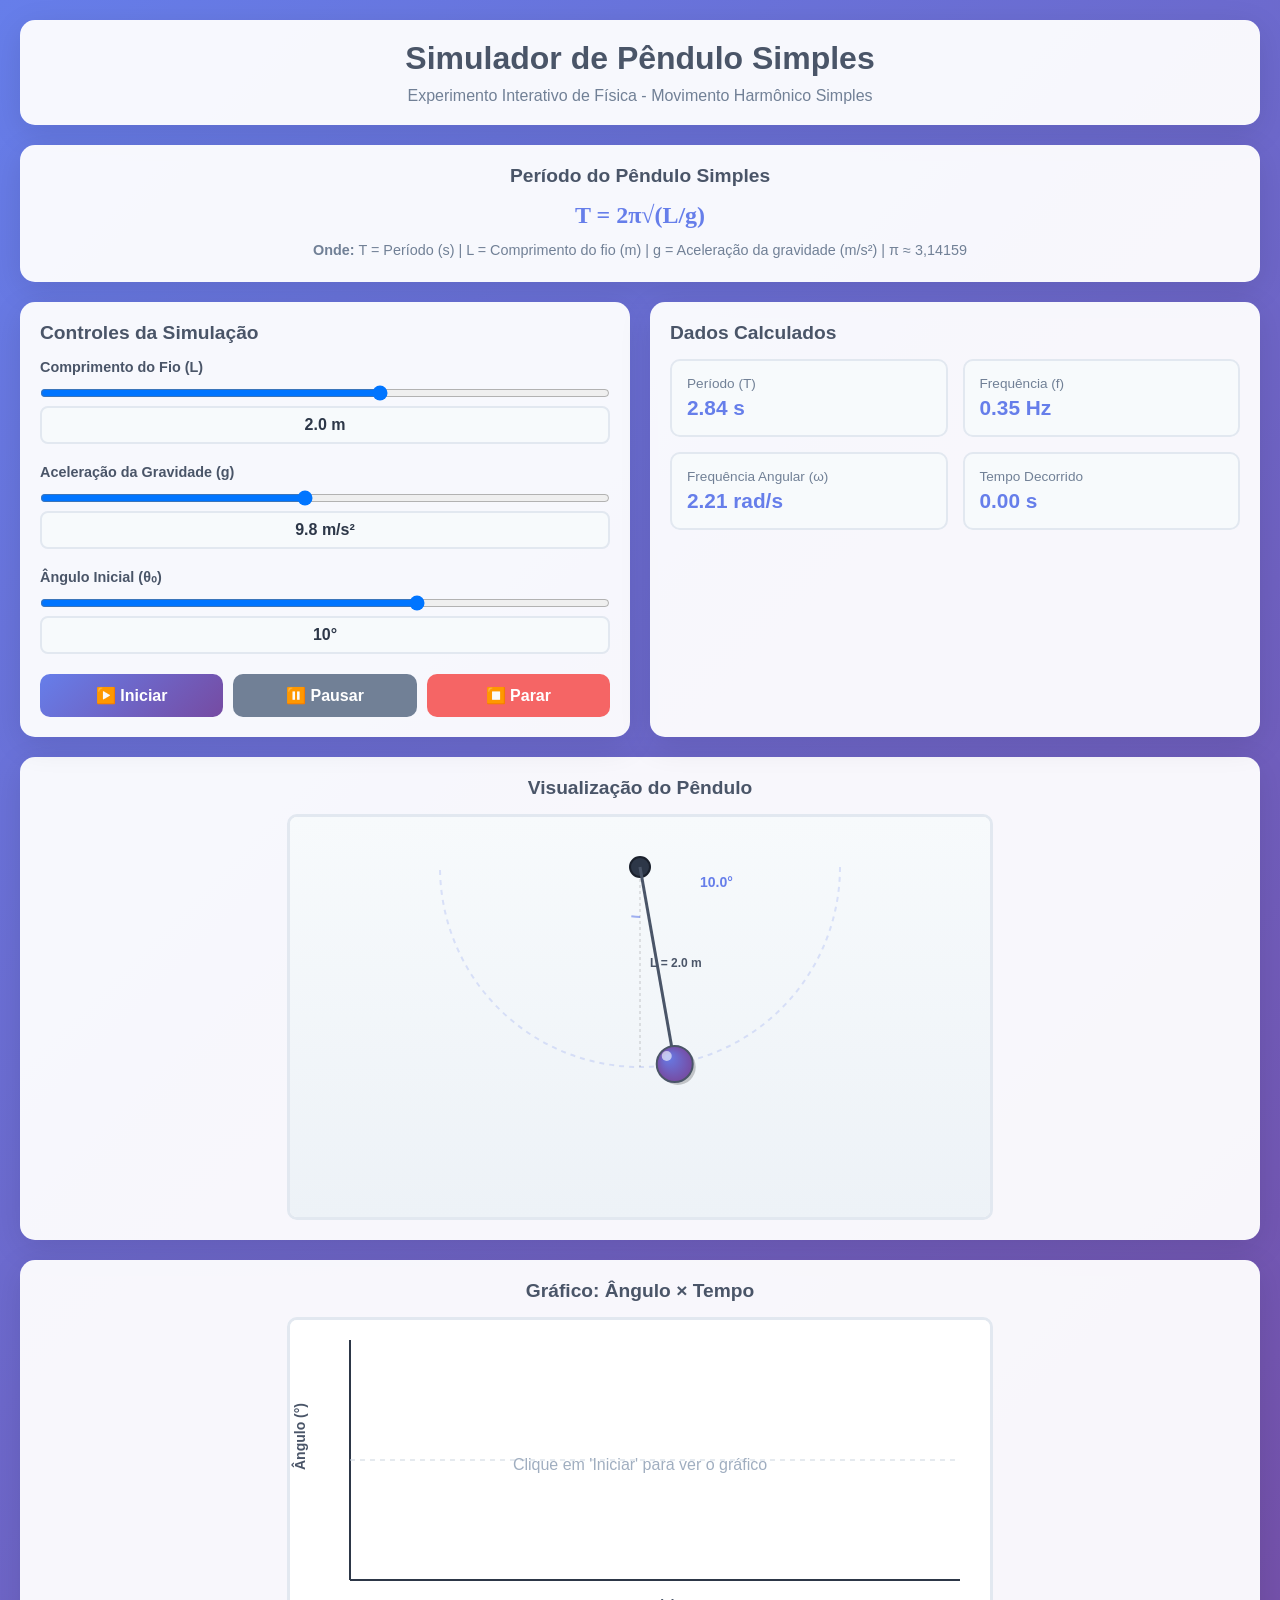
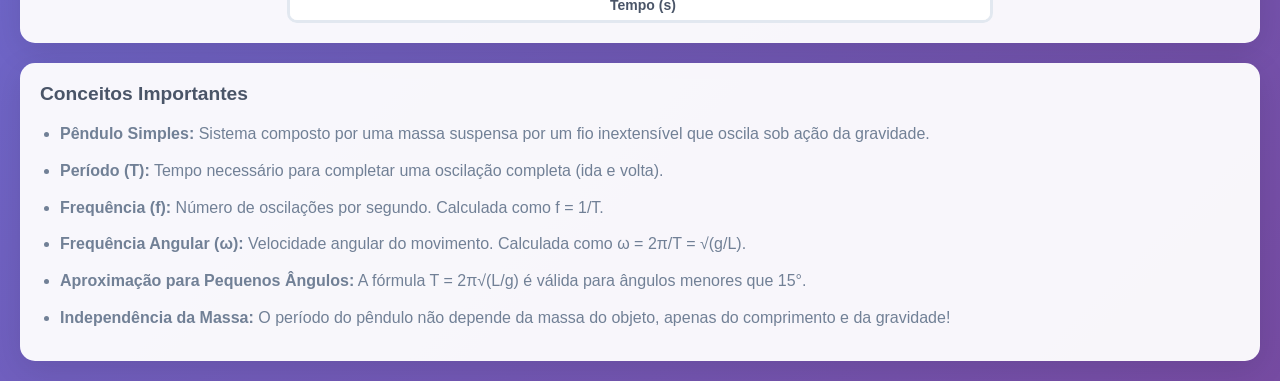
<file: simulacoes/pendulo-simples/index.html>
<!doctype html>
<html lang="pt-br">
  <head>
    <meta charset="UTF-8" />
    <meta name="viewport" content="width=device-width, initial-scale=1.0" />
    <title>Pêndulo Simples</title>
    <style>
      * {
        margin: 0;
        padding: 0;
        box-sizing: border-box;
      }

      body {
        font-family: "Segoe UI", Tahoma, Geneva, Verdana, sans-serif;
        background: linear-gradient(135deg, #667eea 0%, #764ba2 100%);
        min-height: 100vh;
        padding: 20px;
        color: #333;
      }

      .container {
        max-width: 1400px;
        margin: 0 auto;
      }

      .header {
        background: rgba(255, 255, 255, 0.95);
        padding: 20px;
        text-align: center;
        border-radius: 15px;
        box-shadow: 0 8px 32px rgba(0, 0, 0, 0.1);
        margin-bottom: 20px;
      }

      .header h1 {
        color: #4a5568;
        font-size: 2rem;
        font-weight: 600;
        margin-bottom: 10px;
      }

      .header p {
        color: #718096;
        font-size: 1rem;
      }

      .formula-box {
        background: rgba(255, 255, 255, 0.95);
        padding: 20px;
        border-radius: 15px;
        box-shadow: 0 8px 32px rgba(0, 0, 0, 0.1);
        margin-bottom: 20px;
        text-align: center;
      }

      .formula-box h3 {
        color: #4a5568;
        margin-bottom: 15px;
        font-size: 1.2rem;
      }

      .formula {
        font-size: 1.5rem;
        font-weight: 600;
        color: #667eea;
        margin: 10px 0;
        font-family: "Times New Roman", serif;
      }

      .formula-description {
        color: #718096;
        font-size: 0.9rem;
        margin-top: 10px;
        line-height: 1.6;
      }

      .main-grid {
        display: grid;
        grid-template-columns: 1fr 1fr;
        gap: 20px;
        margin-bottom: 20px;
      }

      .controls-panel {
        background: rgba(255, 255, 255, 0.95);
        padding: 20px;
        border-radius: 15px;
        box-shadow: 0 8px 32px rgba(0, 0, 0, 0.1);
      }

      .controls-panel h3 {
        color: #4a5568;
        margin-bottom: 15px;
        font-size: 1.2rem;
      }

      .control-group {
        margin-bottom: 20px;
      }

      .control-group label {
        display: block;
        font-weight: 600;
        color: #4a5568;
        font-size: 0.9rem;
        margin-bottom: 8px;
      }

      .control-group input[type="range"] {
        width: 100%;
        height: 8px;
        background: #e2e8f0;
        border-radius: 10px;
        outline: none;
        cursor: pointer;
      }

      .control-group input[type="range"]::-webkit-slider-thumb {
        appearance: none;
        width: 20px;
        height: 20px;
        background: #667eea;
        border-radius: 50%;
        cursor: pointer;
        transition: transform 0.2s ease;
      }

      .control-group input[type="range"]::-webkit-slider-thumb:hover {
        transform: scale(1.2);
      }

      .value-display {
        background: #f7fafc;
        padding: 8px 12px;
        border-radius: 8px;
        font-weight: 600;
        color: #2d3748;
        text-align: center;
        border: 2px solid #e2e8f0;
        margin-top: 5px;
      }

      .button-group {
        display: flex;
        gap: 10px;
        margin-top: 20px;
      }

      button {
        flex: 1;
        padding: 12px;
        font-size: 1rem;
        font-weight: 600;
        border: none;
        border-radius: 10px;
        cursor: pointer;
        transition: all 0.3s ease;
      }

      .btn-primary {
        background: linear-gradient(135deg, #667eea, #764ba2);
        color: white;
      }

      .btn-primary:hover {
        transform: translateY(-2px);
        box-shadow: 0 4px 15px rgba(102, 126, 234, 0.4);
      }

      .btn-secondary {
        background: #718096;
        color: white;
      }

      .btn-secondary:hover {
        background: #4a5568;
      }

      .btn-danger {
        background: #f56565;
        color: white;
      }

      .btn-danger:hover {
        background: #e53e3e;
      }

      .data-panel {
        background: rgba(255, 255, 255, 0.95);
        padding: 20px;
        border-radius: 15px;
        box-shadow: 0 8px 32px rgba(0, 0, 0, 0.1);
      }

      .data-panel h3 {
        color: #4a5568;
        margin-bottom: 15px;
        font-size: 1.2rem;
      }

      .data-grid {
        display: grid;
        grid-template-columns: 1fr 1fr;
        gap: 15px;
      }

      .data-item {
        background: #f7fafc;
        padding: 15px;
        border-radius: 10px;
        border: 2px solid #e2e8f0;
      }

      .data-item label {
        display: block;
        font-size: 0.85rem;
        color: #718096;
        margin-bottom: 5px;
      }

      .data-item .value {
        font-size: 1.3rem;
        font-weight: 700;
        color: #667eea;
      }

      .canvas-container {
        background: rgba(255, 255, 255, 0.95);
        padding: 20px;
        border-radius: 15px;
        box-shadow: 0 8px 32px rgba(0, 0, 0, 0.1);
        margin-bottom: 20px;
      }

      .canvas-container h3 {
        color: #4a5568;
        margin-bottom: 15px;
        font-size: 1.2rem;
        text-align: center;
      }

      canvas {
        border: 3px solid #e2e8f0;
        border-radius: 10px;
        display: block;
        margin: 0 auto;
        background: white;
      }

      .graph-container {
        background: rgba(255, 255, 255, 0.95);
        padding: 20px;
        border-radius: 15px;
        box-shadow: 0 8px 32px rgba(0, 0, 0, 0.1);
      }

      .graph-container h3 {
        color: #4a5568;
        margin-bottom: 15px;
        font-size: 1.2rem;
        text-align: center;
      }

      .info-panel {
        background: rgba(255, 255, 255, 0.95);
        padding: 20px;
        border-radius: 15px;
        box-shadow: 0 8px 32px rgba(0, 0, 0, 0.1);
        margin-top: 20px;
      }

      .info-panel h3 {
        color: #4a5568;
        margin-bottom: 15px;
        font-size: 1.2rem;
      }

      .info-panel ul {
        color: #718096;
        line-height: 1.8;
        margin-left: 20px;
      }

      .info-panel li {
        margin-bottom: 8px;
      }

      @media (max-width: 1024px) {
        .main-grid {
          grid-template-columns: 1fr;
        }

        .data-grid {
          grid-template-columns: 1fr 1fr;
        }
      }

      @media (max-width: 768px) {
        .header h1 {
          font-size: 1.5rem;
        }

        .formula {
          font-size: 1.2rem;
        }

        .data-grid {
          grid-template-columns: 1fr;
        }

        .button-group {
          flex-direction: column;
        }
      }
    </style>
  </head>

  <body>
    <div class="container">
      <div class="header">
        <h1>Simulador de Pêndulo Simples</h1>
        <p>Experimento Interativo de Física - Movimento Harmônico Simples</p>
      </div>

      <div class="formula-box">
        <h3>Período do Pêndulo Simples</h3>
        <div class="formula">T = 2π√(L/g)</div>
        <div class="formula-description">
          <strong>Onde:</strong> T = Período (s) | L = Comprimento do fio (m) |
          g = Aceleração da gravidade (m/s²) | π ≈ 3,14159
        </div>
      </div>

      <div class="main-grid">
        <div class="controls-panel">
          <h3>Controles da Simulação</h3>

          <div class="control-group">
            <label>Comprimento do Fio (L)</label>
            <input
              type="range"
              id="comprimento"
              min="0.5"
              max="3"
              step="0.1"
              value="2.0"
              oninput="atualizaValores()"
            />
            <div class="value-display" id="valComprimento">1.5 m</div>
          </div>

          <div class="control-group">
            <label>Aceleração da Gravidade (g)</label>
            <input
              type="range"
              id="gravidade"
              min="1"
              max="20"
              step="0.1"
              value="9.8"
              oninput="atualizaValores()"
            />
            <div class="value-display" id="valGravidade">9.8 m/s²</div>
          </div>

          <div class="control-group">
            <label>Ângulo Inicial (θ₀)</label>
            <input
              type="range"
              id="angulo"
              min="0"
              max="15"
              step="1"
              value="10"
              oninput="atualizaValores()"
            />
            <div class="value-display" id="valAngulo">30°</div>
          </div>

          <div class="button-group">
            <button
              class="btn-primary"
              onclick="iniciarSimulacao()"
              id="btnIniciar"
            >
              ▶️ Iniciar
            </button>
            <button class="btn-secondary" onclick="pausarSimulacao()">
              ⏸️ Pausar
            </button>
            <button class="btn-danger" onclick="pararSimulacao()">
              ⏹️ Parar
            </button>
          </div>
        </div>

        <div class="data-panel">
          <h3>Dados Calculados</h3>
          <div class="data-grid">
            <div class="data-item">
              <label>Período (T)</label>
              <div class="value" id="periodo">2.46 s</div>
            </div>
            <div class="data-item">
              <label>Frequência (f)</label>
              <div class="value" id="frequencia">0.41 Hz</div>
            </div>
            <div class="data-item">
              <label>Frequência Angular (ω)</label>
              <div class="value" id="omega">2.56 rad/s</div>
            </div>
            <div class="data-item">
              <label>Tempo Decorrido</label>
              <div class="value" id="tempo">0.00 s</div>
            </div>
          </div>
        </div>
      </div>

      <div class="canvas-container">
        <h3>Visualização do Pêndulo</h3>
        <canvas id="canvasPendulo" width="700" height="400"></canvas>
      </div>

      <div class="graph-container">
        <h3>Gráfico: Ângulo × Tempo</h3>
        <canvas id="canvasGrafico" width="700" height="300"></canvas>
      </div>

      <div class="info-panel">
        <h3>Conceitos Importantes</h3>
        <ul>
          <li>
            <strong>Pêndulo Simples:</strong> Sistema composto por uma massa
            suspensa por um fio inextensível que oscila sob ação da gravidade.
          </li>
          <li>
            <strong>Período (T):</strong> Tempo necessário para completar uma
            oscilação completa (ida e volta).
          </li>
          <li>
            <strong>Frequência (f):</strong> Número de oscilações por segundo.
            Calculada como f = 1/T.
          </li>
          <li>
            <strong>Frequência Angular (ω):</strong> Velocidade angular do
            movimento. Calculada como ω = 2π/T = √(g/L).
          </li>
          <li>
            <strong>Aproximação para Pequenos Ângulos:</strong> A fórmula T =
            2π√(L/g) é válida para ângulos menores que 15°.
          </li>
          <li>
            <strong>Independência da Massa:</strong> O período do pêndulo não
            depende da massa do objeto, apenas do comprimento e da gravidade!
          </li>
        </ul>
      </div>
    </div>

    <script>
      const canvasPendulo = document.getElementById("canvasPendulo");
      const ctxPendulo = canvasPendulo.getContext("2d");
      const canvasGrafico = document.getElementById("canvasGrafico");
      const ctxGrafico = canvasGrafico.getContext("2d");

      let t = 0;
      let rodando = false;
      let pausado = false;
      let animationId;
      const origem = { x: canvasPendulo.width / 2, y: 50 };

      let comprimento = 1.5;
      let gravidade = 9.8;
      let anguloInicial = (30 * Math.PI) / 180;

      // Arrays para armazenar dados do gráfico
      let dadosGrafico = [];
      const maxPontosGrafico = 200;

      function calcularPeriodo() {
        return 2 * Math.PI * Math.sqrt(comprimento / gravidade);
      }

      function calcularFrequencia() {
        return 1 / calcularPeriodo();
      }

      function calcularOmega() {
        return Math.sqrt(gravidade / comprimento);
      }

      function atualizaValores() {
        comprimento = parseFloat(document.getElementById("comprimento").value);
        gravidade = parseFloat(document.getElementById("gravidade").value);
        anguloInicial =
          (parseFloat(document.getElementById("angulo").value) * Math.PI) / 180;

        document.getElementById("valComprimento").textContent =
          comprimento.toFixed(1) + " m";
        document.getElementById("valGravidade").textContent =
          gravidade.toFixed(1) + " m/s²";
        document.getElementById("valAngulo").textContent =
          ((anguloInicial * 180) / Math.PI).toFixed(0) + "°";

        // Atualizar dados calculados
        const periodo = calcularPeriodo();
        const frequencia = calcularFrequencia();
        const omega = calcularOmega();

        document.getElementById("periodo").textContent =
          periodo.toFixed(2) + " s";
        document.getElementById("frequencia").textContent =
          frequencia.toFixed(2) + " Hz";
        document.getElementById("omega").textContent =
          omega.toFixed(2) + " rad/s";

        if (!rodando) {
          t = 0;
          dadosGrafico = [];
          desenharPendulo(anguloInicial);
          desenharGrafico();
        }
      }

      function desenharPendulo(theta) {
        ctxPendulo.clearRect(0, 0, canvasPendulo.width, canvasPendulo.height);

        // Fundo
        const gradient = ctxPendulo.createLinearGradient(
          0,
          0,
          0,
          canvasPendulo.height,
        );
        gradient.addColorStop(0, "#f7fafc");
        gradient.addColorStop(1, "#edf2f7");
        ctxPendulo.fillStyle = gradient;
        ctxPendulo.fillRect(0, 0, canvasPendulo.width, canvasPendulo.height);

        // Calcular posições
        const escala =
          Math.min(canvasPendulo.width, canvasPendulo.height) * 0.25;
        const px = origem.x + Math.sin(theta) * comprimento * escala;
        const py = origem.y + Math.cos(theta) * comprimento * escala;

        // Desenhar trajetória (arco)
        ctxPendulo.beginPath();
        ctxPendulo.arc(
          origem.x,
          origem.y,
          comprimento * escala,
          0,
          Math.PI,
          false,
        );
        ctxPendulo.strokeStyle = "rgba(102, 126, 234, 0.2)";
        ctxPendulo.lineWidth = 2;
        ctxPendulo.setLineDash([5, 5]);
        ctxPendulo.stroke();
        ctxPendulo.setLineDash([]);

        // Desenhar linha vertical de referência
        ctxPendulo.beginPath();
        ctxPendulo.moveTo(origem.x, origem.y);
        ctxPendulo.lineTo(origem.x, origem.y + comprimento * escala);
        ctxPendulo.strokeStyle = "rgba(0, 0, 0, 0.2)";
        ctxPendulo.lineWidth = 1;
        ctxPendulo.setLineDash([3, 3]);
        ctxPendulo.stroke();
        ctxPendulo.setLineDash([]);

        // Desenhar ângulo
        if (Math.abs(theta) > 0.05) {
          ctxPendulo.beginPath();
          ctxPendulo.arc(
            origem.x,
            origem.y,
            50,
            Math.PI / 2,
            Math.PI / 2 + theta,
            theta < 0,
          );
          ctxPendulo.strokeStyle = "rgba(102, 126, 234, 0.6)";
          ctxPendulo.lineWidth = 2;
          ctxPendulo.stroke();

          // Texto do ângulo
          const anguloGraus = ((theta * 180) / Math.PI).toFixed(1);
          ctxPendulo.fillStyle = "#667eea";
          ctxPendulo.font = "bold 14px Arial";
          ctxPendulo.fillText(anguloGraus + "°", origem.x + 60, origem.y + 20);
        }

        // Desenhar ponto de fixação
        ctxPendulo.beginPath();
        ctxPendulo.arc(origem.x, origem.y, 10, 0, 2 * Math.PI);
        ctxPendulo.fillStyle = "#2d3748";
        ctxPendulo.fill();
        ctxPendulo.strokeStyle = "#1a202c";
        ctxPendulo.lineWidth = 2;
        ctxPendulo.stroke();

        // Desenhar fio
        ctxPendulo.beginPath();
        ctxPendulo.moveTo(origem.x, origem.y);
        ctxPendulo.lineTo(px, py);
        ctxPendulo.strokeStyle = "#4a5568";
        ctxPendulo.lineWidth = 3;
        ctxPendulo.stroke();

        // Desenhar massa (bolinha)
        const raio = 18;

        // Sombra
        ctxPendulo.beginPath();
        ctxPendulo.arc(px + 3, py + 3, raio, 0, 2 * Math.PI);
        ctxPendulo.fillStyle = "rgba(0,0,0,0.2)";
        ctxPendulo.fill();

        // Bolinha principal
        const bolaGradient = ctxPendulo.createRadialGradient(
          px - 8,
          py - 8,
          0,
          px,
          py,
          raio,
        );
        bolaGradient.addColorStop(0, "#667eea");
        bolaGradient.addColorStop(1, "#764ba2");

        ctxPendulo.beginPath();
        ctxPendulo.arc(px, py, raio, 0, 2 * Math.PI);
        ctxPendulo.fillStyle = bolaGradient;
        ctxPendulo.fill();

        // Borda
        ctxPendulo.strokeStyle = "#4a5568";
        ctxPendulo.lineWidth = 2;
        ctxPendulo.stroke();

        // Brilho
        ctxPendulo.beginPath();
        ctxPendulo.arc(px - 8, py - 8, 5, 0, 2 * Math.PI);
        ctxPendulo.fillStyle = "rgba(255,255,255,0.6)";
        ctxPendulo.fill();

        // Mostrar comprimento
        ctxPendulo.fillStyle = "#4a5568";
        ctxPendulo.font = "bold 12px Arial";
        const textoComprimento = "L = " + comprimento.toFixed(1) + " m";
        ctxPendulo.fillText(
          textoComprimento,
          origem.x + 10,
          origem.y + (comprimento * escala) / 2,
        );
      }

      function desenharGrafico() {
        ctxGrafico.clearRect(0, 0, canvasGrafico.width, canvasGrafico.height);

        // Fundo
        ctxGrafico.fillStyle = "#ffffff";
        ctxGrafico.fillRect(0, 0, canvasGrafico.width, canvasGrafico.height);

        // Margens
        const margem = { top: 20, right: 30, bottom: 40, left: 60 };
        const larguraGrafico = canvasGrafico.width - margem.left - margem.right;
        const alturaGrafico = canvasGrafico.height - margem.top - margem.bottom;

        // Desenhar eixos
        ctxGrafico.strokeStyle = "#2d3748";
        ctxGrafico.lineWidth = 2;

        // Eixo X
        ctxGrafico.beginPath();
        ctxGrafico.moveTo(margem.left, canvasGrafico.height - margem.bottom);
        ctxGrafico.lineTo(
          canvasGrafico.width - margem.right,
          canvasGrafico.height - margem.bottom,
        );
        ctxGrafico.stroke();

        // Eixo Y
        ctxGrafico.beginPath();
        ctxGrafico.moveTo(margem.left, margem.top);
        ctxGrafico.lineTo(margem.left, canvasGrafico.height - margem.bottom);
        ctxGrafico.stroke();

        // Labels dos eixos
        ctxGrafico.fillStyle = "#4a5568";
        ctxGrafico.font = "bold 14px Arial";
        ctxGrafico.fillText(
          "Tempo (s)",
          canvasGrafico.width / 2 - 30,
          canvasGrafico.height - 10,
        );

        ctxGrafico.save();
        ctxGrafico.translate(15, canvasGrafico.height / 2);
        ctxGrafico.rotate(-Math.PI / 2);
        ctxGrafico.fillText("Ângulo (°)", 0, 0);
        ctxGrafico.restore();

        // Linha central (ângulo = 0)
        ctxGrafico.strokeStyle = "#cbd5e0";
        ctxGrafico.lineWidth = 1;
        ctxGrafico.setLineDash([5, 5]);
        ctxGrafico.beginPath();
        ctxGrafico.moveTo(margem.left, margem.top + alturaGrafico / 2);
        ctxGrafico.lineTo(
          canvasGrafico.width - margem.right,
          margem.top + alturaGrafico / 2,
        );
        ctxGrafico.stroke();
        ctxGrafico.setLineDash([]);

        // Desenhar dados
        if (dadosGrafico.length > 1) {
          const maxTempo = Math.max(...dadosGrafico.map((d) => d.t));
          const minTempo = Math.min(...dadosGrafico.map((d) => d.t));
          const tempoSpan = maxTempo - minTempo || 1; // evita divisão por zero
          const maxAngulo =
            Math.max(...dadosGrafico.map((d) => Math.abs(d.angulo))) || 1;

          // fundo do traço
          ctxGrafico.strokeStyle = "#667eea";
          ctxGrafico.lineWidth = 2;
          ctxGrafico.beginPath();

          dadosGrafico.forEach((ponto, i) => {
            const x =
              margem.left + ((ponto.t - minTempo) / tempoSpan) * larguraGrafico;
            const y =
              margem.top +
              alturaGrafico / 2 -
              (ponto.angulo / maxAngulo) * (alturaGrafico / 2 - 10);

            if (i === 0) ctxGrafico.moveTo(x, y);
            else ctxGrafico.lineTo(x, y);
          });

          ctxGrafico.stroke();

          // Marcadores de escala no eixo Y
          ctxGrafico.fillStyle = "#718096";
          ctxGrafico.font = "11px Arial";
          ctxGrafico.textAlign = "right";

          const anguloMax = ((maxAngulo * 180) / Math.PI).toFixed(0);
          ctxGrafico.fillText(anguloMax + "°", margem.left - 5, margem.top + 5);
          ctxGrafico.fillText(
            "0°",
            margem.left - 5,
            margem.top + alturaGrafico / 2 + 5,
          );
          ctxGrafico.fillText(
            "-" + anguloMax + "°",
            margem.left - 5,
            canvasGrafico.height - margem.bottom,
          );

          // Marcadores de escala no eixo X
          ctxGrafico.textAlign = "center";
          ctxGrafico.fillText(
            "0",
            margem.left,
            canvasGrafico.height - margem.bottom + 20,
          );
          ctxGrafico.fillText(
            maxTempo.toFixed(1),
            canvasGrafico.width - margem.right,
            canvasGrafico.height - margem.bottom + 20,
          );
        } else {
          // Mensagem quando não há dados
          ctxGrafico.fillStyle = "#a0aec0";
          ctxGrafico.font = "16px Arial";
          ctxGrafico.textAlign = "center";
          ctxGrafico.fillText(
            "Clique em 'Iniciar' para ver o gráfico",
            canvasGrafico.width / 2,
            canvasGrafico.height / 2,
          );
        }
      }

      function iniciarSimulacao() {
        if (pausado) {
          pausado = false;
          rodando = true;
          document.getElementById("btnIniciar").textContent = "▶️ Iniciar";
          animar();
          return;
        }

        t = 0;
        dadosGrafico = [];
        rodando = true;
        pausado = false;
        document.getElementById("btnIniciar").textContent = "▶️ Iniciar";
        animar();
      }

      function pausarSimulacao() {
        if (rodando) {
          rodando = false;
          pausado = true;
          cancelAnimationFrame(animationId);
          document.getElementById("btnIniciar").textContent = "▶️ Continuar";
        }
      }

      function pararSimulacao() {
        rodando = false;
        pausado = false;
        t = 0;
        dadosGrafico = [];
        cancelAnimationFrame(animationId);
        document.getElementById("btnIniciar").textContent = "▶️ Iniciar";
        document.getElementById("tempo").textContent = "0.00 s";
        desenharPendulo(anguloInicial);
        desenharGrafico();
      }

      function animar() {
        if (!rodando) return;

        const omega = calcularOmega();
        const theta = anguloInicial * Math.cos(omega * t);

        // Adicionar dados ao gráfico
        dadosGrafico.push({ t: t, angulo: theta });
        if (dadosGrafico.length > maxPontosGrafico) {
          dadosGrafico.shift();
        }

        desenharPendulo(theta);
        desenharGrafico();

        // Atualizar tempo
        document.getElementById("tempo").textContent = t.toFixed(2) + " s";

        t += 0.016; // ~60fps

        animationId = requestAnimationFrame(animar);
      }

      // Inicializar
      atualizaValores();
    </script>
  </body>
</html>
</file>
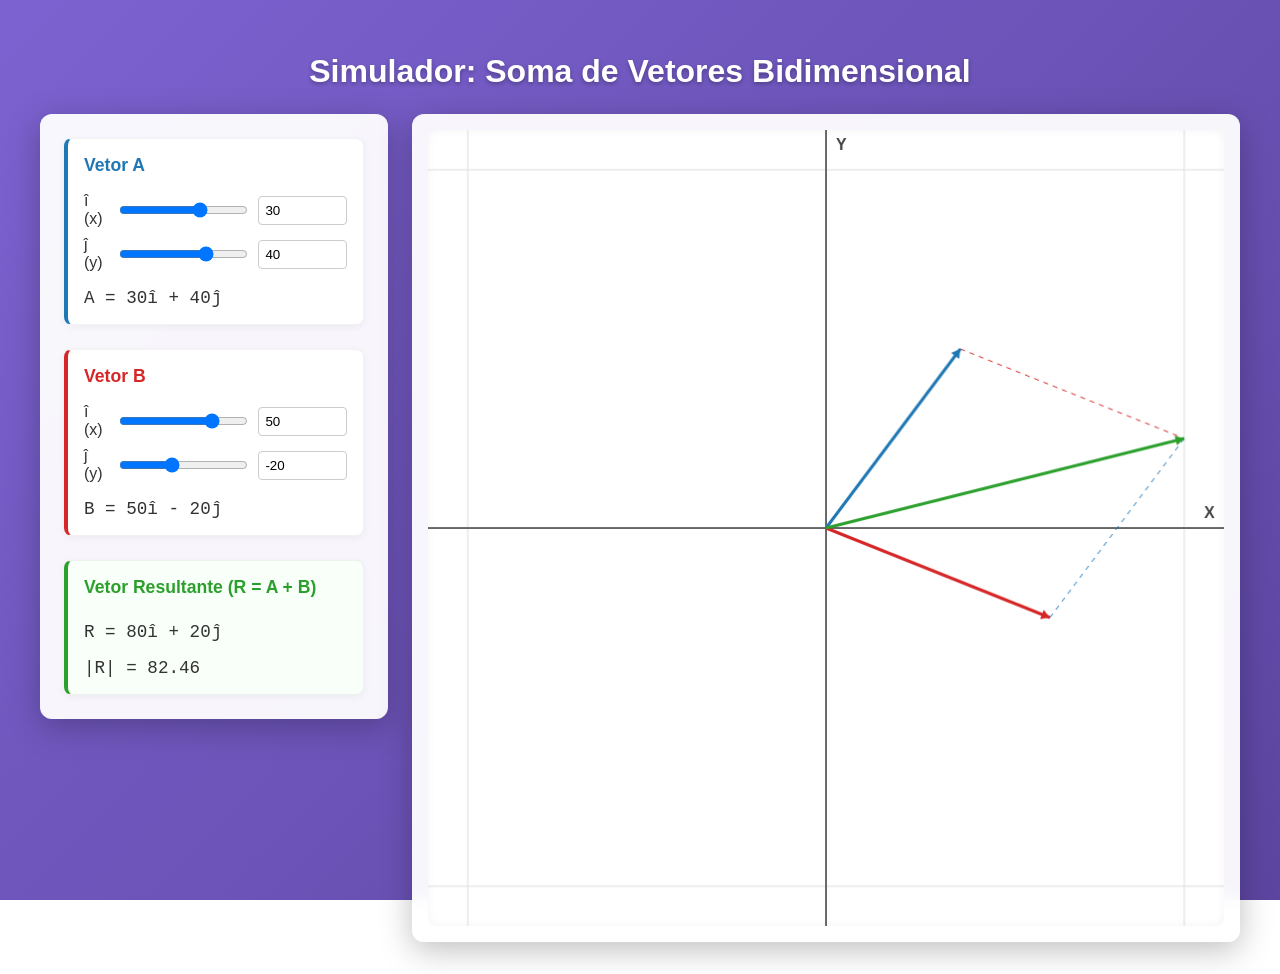
<file: simulacoes/soma_de_vetores/index.html>
<!DOCTYPE html>
<html lang="pt-br">
<head>
    <meta charset="UTF-8">
    <meta name="viewport" content="width=device-width, initial-scale=1.0">
    <title>Simulador: Soma de Vetores Bidimensional</title>
    <style>
        :root {
            --bg-color: linear-gradient(135deg, #7c62d0, #5c45a0);
            --panel-bg: rgba(255, 255, 255, 0.95);
            --text-color: #333;
            --vec-a-color: #1f77b4;
            --vec-b-color: #d62728;
            --vec-r-color: #2ca02c;
            --grid-color: #ddd;
            --axis-color: #666;
        }

        body {
            font-family: 'Inter', 'Roboto', sans-serif;
            background: var(--bg-color);
            background-attachment: fixed;
            padding: 2rem;
            color: #fff;
            margin: 0;
            display: flex;
            flex-direction: column;
            align-items: center;
            min-height: 100vh;
            box-sizing: border-box;
        }

        h1 {
            font-size: 2rem;
            margin-bottom: 1.5rem;
            text-align: center;
            text-shadow: 0 2px 4px rgba(0,0,0,0.3);
        }

        .container {
            display: flex;
            flex-direction: column;
            gap: 1.5rem;
            width: 100%;
            max-width: 1200px;
        }

        .controls-panel {
            background: var(--panel-bg);
            backdrop-filter: blur(8px);
            padding: 1.5rem;
            border-radius: 12px;
            box-shadow: 0 8px 32px rgba(0,0,0,0.25);
            display: flex;
            flex-wrap: wrap;
            gap: 1.5rem;
            justify-content: space-between;
            color: var(--text-color);
        }

        .vector-control {
            display: flex;
            flex-direction: column;
            gap: 0.5rem;
            flex: 1;
            min-width: 250px;
            padding: 1rem;
            border-radius: 8px;
            border: 1px solid rgba(0,0,0,0.05);
            background: white;
            box-shadow: 0 2px 8px rgba(0,0,0,0.05);
        }

        .vector-control.vec-a { border-left: 4px solid var(--vec-a-color); }
        .vector-control.vec-b { border-left: 4px solid var(--vec-b-color); }
        .vector-control.vec-r { border-left: 4px solid var(--vec-r-color); background: #f9fff9; }

        .vector-title {
            font-weight: bold;
            font-size: 1.1rem;
            margin-bottom: 0.5rem;
        }

        .input-group {
            display: flex;
            align-items: center;
            gap: 0.5rem;
        }

        .input-group label {
            font-weight: 500;
            width: 25px;
        }

        input[type="number"], input[type="range"] {
            flex: 1;
        }

        input[type="number"] {
            padding: 0.4rem;
            border: 1px solid #ccc;
            border-radius: 4px;
            max-width: 80px;
        }

        .equation {
            font-family: monospace;
            font-size: 1.1rem;
            margin-top: 0.5rem;
        }

        .canvas-container {
            background: var(--panel-bg);
            backdrop-filter: blur(8px);
            padding: 1rem;
            border-radius: 12px;
            box-shadow: 0 8px 32px rgba(0,0,0,0.25);
            display: flex;
            justify-content: center;
            overflow: hidden;
            width: 100%;
            box-sizing: border-box;
        }

        canvas {
            background: white;
            max-width: 100%;
            height: auto;
            border-radius: 8px;
            box-shadow: inset 0 0 10px rgba(0,0,0,0.05);
        }

        @media (min-width: 768px) {
            .container {
                flex-direction: row;
                align-items: flex-start;
            }
            .controls-panel {
                flex-direction: column;
                width: 300px;
                flex: none;
            }
            .canvas-container {
                flex: 1;
            }
        }
    </style>
</head>
<body>

    <h1>Simulador: Soma de Vetores Bidimensional</h1>

    <div class="container">
        <div class="controls-panel">
            <div class="vector-control vec-a">
                <div class="vector-title" style="color: var(--vec-a-color)">Vetor A</div>
                <div class="input-group">
                    <label>î (x)</label>
                    <input type="range" id="ax-range" min="-100" max="100" value="30">
                    <input type="number" id="ax-num" min="-100" max="100" value="30">
                </div>
                <div class="input-group">
                    <label>ĵ (y)</label>
                    <input type="range" id="ay-range" min="-100" max="100" value="40">
                    <input type="number" id="ay-num" min="-100" max="100" value="40">
                </div>
                <div class="equation" id="eq-a">A = 30î + 40ĵ</div>
            </div>

            <div class="vector-control vec-b">
                <div class="vector-title" style="color: var(--vec-b-color)">Vetor B</div>
                <div class="input-group">
                    <label>î (x)</label>
                    <input type="range" id="bx-range" min="-100" max="100" value="50">
                    <input type="number" id="bx-num" min="-100" max="100" value="50">
                </div>
                <div class="input-group">
                    <label>ĵ (y)</label>
                    <input type="range" id="by-range" min="-100" max="100" value="-20">
                    <input type="number" id="by-num" min="-100" max="100" value="-20">
                </div>
                <div class="equation" id="eq-b">B = 50î - 20ĵ</div>
            </div>

            <div class="vector-control vec-r">
                <div class="vector-title" style="color: var(--vec-r-color)">Vetor Resultante (R = A + B)</div>
                <div class="equation" id="eq-r">R = 80î + 20ĵ</div>
                <div class="equation" id="mag-r">|R| = 82.46</div>
            </div>
        </div>

        <div class="canvas-container">
            <canvas id="vectorCanvas" width="800" height="800"></canvas>
        </div>
    </div>

    <script>
        const canvas = document.getElementById('vectorCanvas');
        const ctx = canvas.getContext('2d');

        const inputs = {
            ax: { range: document.getElementById('ax-range'), num: document.getElementById('ax-num') },
            ay: { range: document.getElementById('ay-range'), num: document.getElementById('ay-num') },
            bx: { range: document.getElementById('bx-range'), num: document.getElementById('bx-num') },
            by: { range: document.getElementById('by-range'), num: document.getElementById('by-num') }
        };

        const displays = {
            eqA: document.getElementById('eq-a'),
            eqB: document.getElementById('eq-b'),
            eqR: document.getElementById('eq-r'),
            magR: document.getElementById('mag-r')
        };

        let vecA = { x: 30, y: 40 };
        let vecB = { x: 50, y: -20 };
        let vecR = { x: 80, y: 20 };

        function formatEq(name, x, y) {
            const signY = y < 0 ? '-' : '+';
            return `${name} = ${x}î ${signY} ${Math.abs(y)}ĵ`;
        }

        function syncInputs(source, target, isX, isA) {
            let val = parseInt(source.value);
            if (isNaN(val)) val = 0;
            target.value = val;
            
            if (isA) {
                if (isX) vecA.x = val; else vecA.y = val;
            } else {
                if (isX) vecB.x = val; else vecB.y = val;
            }
            
            updateSimulation();
        }

        // Add event listeners to all inputs
        ['ax', 'ay', 'bx', 'by'].forEach(key => {
            const isX = key.endsWith('x');
            const isA = key.startsWith('a');
            inputs[key].range.addEventListener('input', (e) => syncInputs(e.target, inputs[key].num, isX, isA));
            inputs[key].num.addEventListener('input', (e) => syncInputs(e.target, inputs[key].range, isX, isA));
        });

        function drawArrow(fromX, fromY, toX, toY, color) {
            const headlen = 10; // length of head in pixels
            const dx = toX - fromX;
            const dy = toY - fromY;
            const angle = Math.atan2(dy, dx);
            
            ctx.beginPath();
            ctx.moveTo(fromX, fromY);
            ctx.lineTo(toX, toY);
            ctx.strokeStyle = color;
            ctx.lineWidth = 3;
            ctx.stroke();
            
            ctx.beginPath();
            ctx.moveTo(toX, toY);
            ctx.lineTo(toX - headlen * Math.cos(angle - Math.PI / 6), toY - headlen * Math.sin(angle - Math.PI / 6));
            ctx.lineTo(toX - headlen * Math.cos(angle + Math.PI / 6), toY - headlen * Math.sin(angle + Math.PI / 6));
            ctx.lineTo(toX, toY);
            ctx.fillStyle = color;
            ctx.fill();
        }

        function drawDashedLine(fromX, fromY, toX, toY, color) {
            ctx.beginPath();
            ctx.setLineDash([5, 5]);
            ctx.moveTo(fromX, fromY);
            ctx.lineTo(toX, toY);
            ctx.strokeStyle = color;
            ctx.lineWidth = 1;
            ctx.stroke();
            ctx.setLineDash([]); // reset
        }

        function updateSimulation() {
            vecR.x = vecA.x + vecB.x;
            vecR.y = vecA.y + vecB.y;

            // Update equations
            displays.eqA.innerText = formatEq('A', vecA.x, vecA.y);
            displays.eqB.innerText = formatEq('B', vecB.x, vecB.y);
            displays.eqR.innerText = formatEq('R', vecR.x, vecR.y);
            displays.magR.innerText = `|R| = ${Math.sqrt(vecR.x*vecR.x + vecR.y*vecR.y).toFixed(2)}`;

            draw();
        }

        function draw() {
            const width = canvas.width;
            const height = canvas.height;
            
            ctx.clearRect(0, 0, width, height);

            // Calculate dynamic scale to fit all vectors
            const margin = 40; // padding inside canvas
            
            // Find max absolute values to determine bounds
            const maxX = Math.max(Math.abs(vecA.x), Math.abs(vecB.x), Math.abs(vecR.x), Math.abs(vecA.x + vecB.x), 10);
            const maxY = Math.max(Math.abs(vecA.y), Math.abs(vecB.y), Math.abs(vecR.y), Math.abs(vecA.y + vecB.y), 10);
            
            // Limit bounds to at least a certain size so small vectors don't make the grid huge
            const maxBound = Math.max(maxX, maxY);
            const scale = (Math.min(width, height) / 2 - margin) / maxBound;

            const cx = width / 2;
            const cy = height / 2;

            // Draw grid and axes
            ctx.strokeStyle = getComputedStyle(document.body).getPropertyValue('--grid-color');
            ctx.lineWidth = 1;

            // Grid lines
            const step = Math.max(10, Math.ceil(maxBound / 10) * 10); // Dynamic step
            
            for(let i = 0; i <= maxBound; i += step) {
                // Vertical lines
                ctx.beginPath(); ctx.moveTo(cx + i*scale, 0); ctx.lineTo(cx + i*scale, height); ctx.stroke();
                ctx.beginPath(); ctx.moveTo(cx - i*scale, 0); ctx.lineTo(cx - i*scale, height); ctx.stroke();
                // Horizontal lines
                ctx.beginPath(); ctx.moveTo(0, cy + i*scale); ctx.lineTo(width, cy + i*scale); ctx.stroke();
                ctx.beginPath(); ctx.moveTo(0, cy - i*scale); ctx.lineTo(width, cy - i*scale); ctx.stroke();
            }

            // Axes
            ctx.strokeStyle = getComputedStyle(document.body).getPropertyValue('--axis-color');
            ctx.lineWidth = 2;
            ctx.beginPath(); ctx.moveTo(0, cy); ctx.lineTo(width, cy); ctx.stroke(); // X axis
            ctx.beginPath(); ctx.moveTo(cx, 0); ctx.lineTo(cx, height); ctx.stroke(); // Y axis

            // Labels
            ctx.fillStyle = '#444';
            ctx.font = 'bold 16px sans-serif';
            ctx.fillText('X', width - 20, cy - 10);
            ctx.fillText('Y', cx + 10, 20);

            // Vector drawing helpers (Note: y is inverted in canvas)
            const getX = (val) => cx + val * scale;
            const getY = (val) => cy - val * scale;

            const colorA = getComputedStyle(document.body).getPropertyValue('--vec-a-color');
            const colorB = getComputedStyle(document.body).getPropertyValue('--vec-b-color');
            const colorR = getComputedStyle(document.body).getPropertyValue('--vec-r-color');

            // Parallelogram lines (dashed)
            drawDashedLine(getX(vecA.x), getY(vecA.y), getX(vecR.x), getY(vecR.y), colorB);
            drawDashedLine(getX(vecB.x), getY(vecB.y), getX(vecR.x), getY(vecR.y), colorA);

            // Draw Vectors
            drawArrow(cx, cy, getX(vecA.x), getY(vecA.y), colorA);
            drawArrow(cx, cy, getX(vecB.x), getY(vecB.y), colorB);
            drawArrow(cx, cy, getX(vecR.x), getY(vecR.y), colorR);
        }

        // Initial draw
        updateSimulation();

        // Handle window resize for responsiveness
        window.addEventListener('resize', () => {
            const container = document.querySelector('.canvas-container');
            if (window.innerWidth < 768) {
                canvas.width = container.clientWidth - 32;
                canvas.height = canvas.width;
            } else {
                canvas.width = 800;
                canvas.height = 800;
            }
            draw();
        });
        window.dispatchEvent(new Event('resize'));
    </script>
</body>
</html>
</file>
